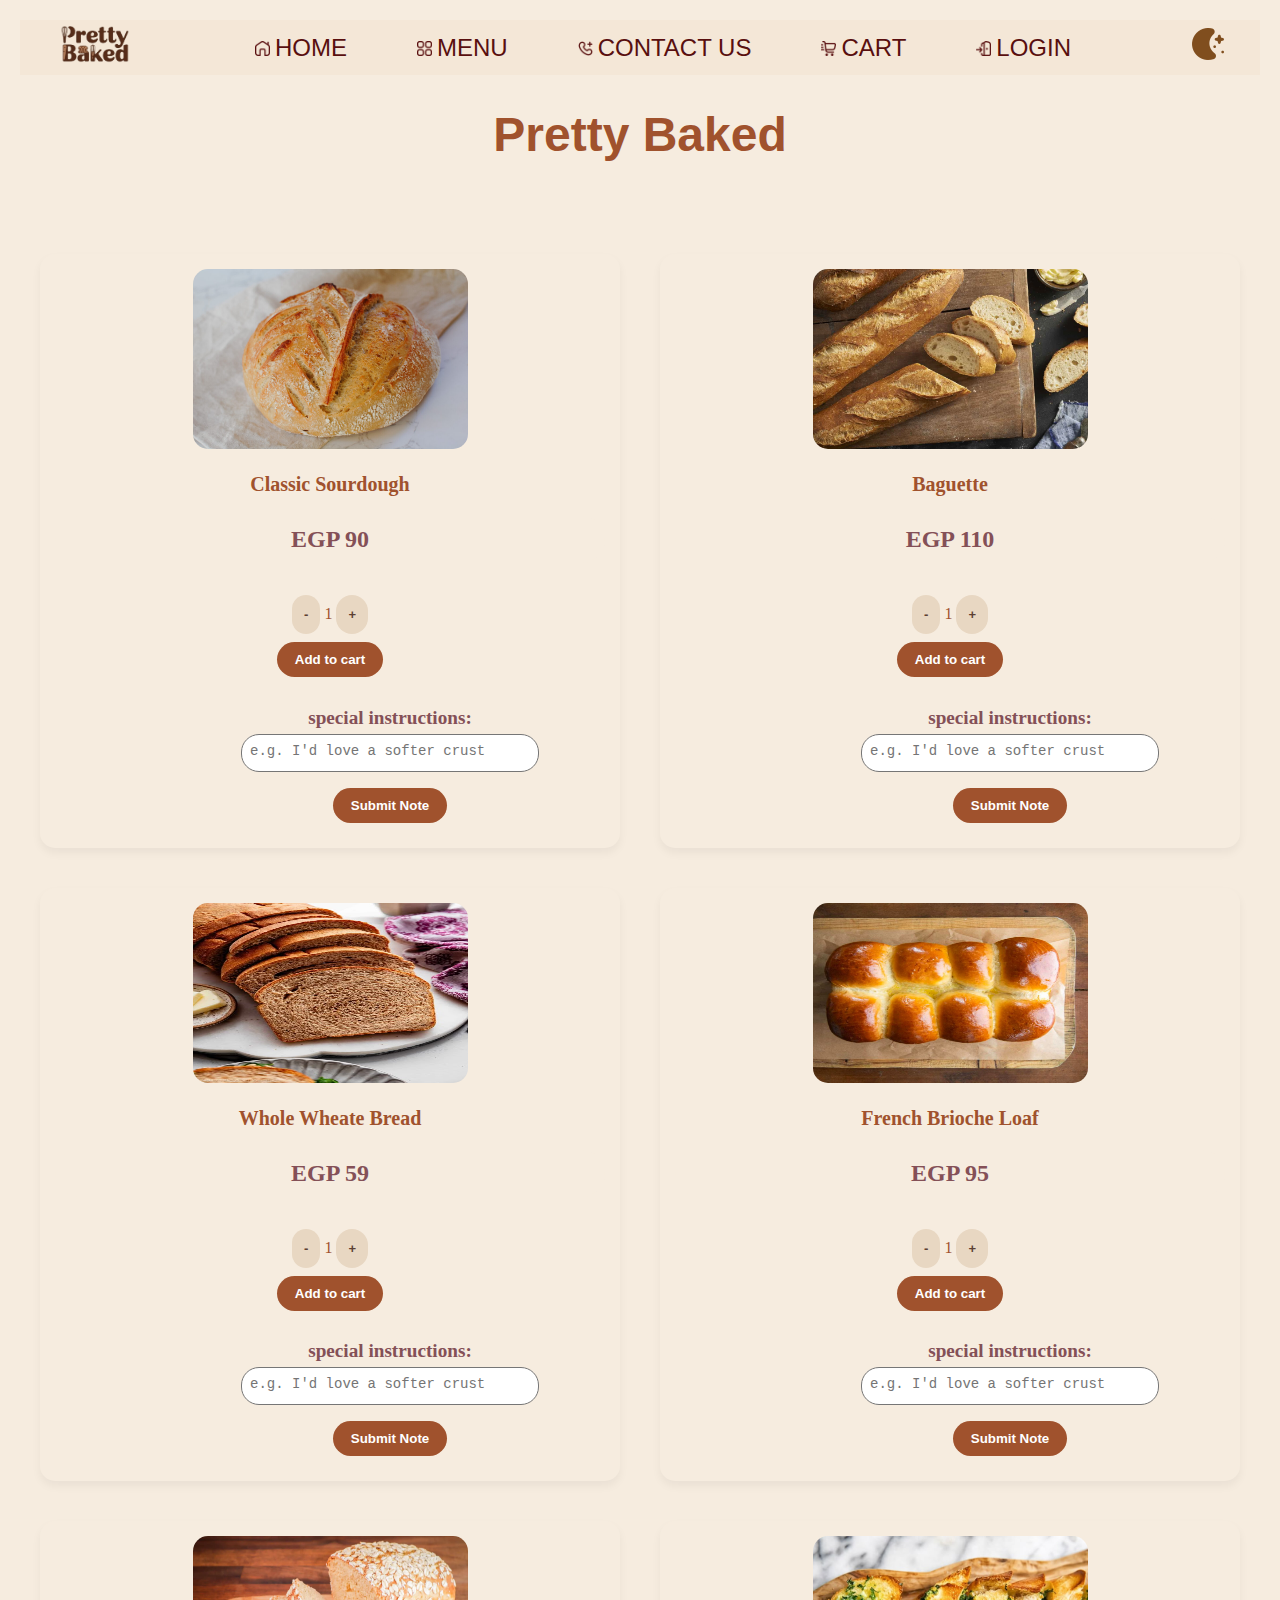
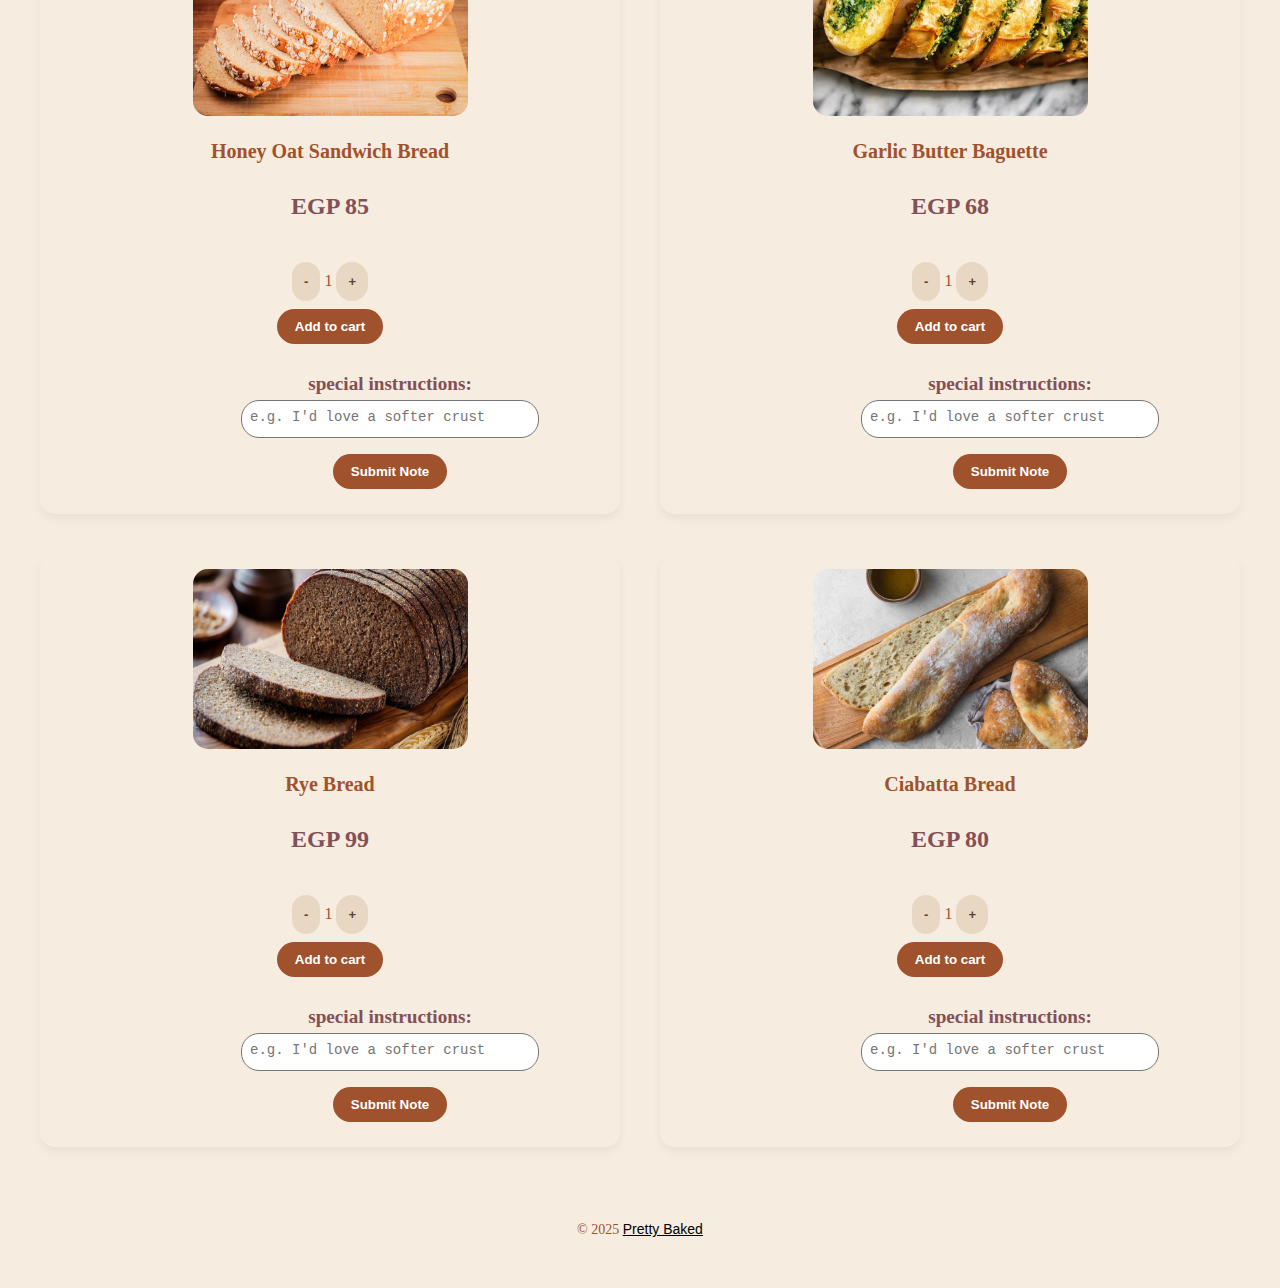
<file: bread.html>
<!DOCTYPE html>
<html lang="en">
<head>
  <meta charset="UTF-8">
  <meta name="viewport" content="width=device-width, initial-scale=1.0">
  <title>Bread</title>
    <link rel="stylesheet" href="breadd.css">
</head>
<body>
   <header>
            <nav class="navbar">
                <div class="logo">
                    <img src="logono.png" alt="">
                </div>
                <ul class="link">
                    <li><img src="house-chimney.png" id="iconhouse"><a href="index.html">HOME</a></li>
                    <li><img src="apps.png" id="iconmenu"><a href="#">menu</a></li>
                    <li> <img src="phone-plus.png" alt="" id="icophone"><a href="#">contact us</a></li>
                    <li><img src="cart-shopping-fast.png" id="iconcart"><a href="cart.html">cart</a></li>
                    <li><img src="entrance.png" alt="" id="iconlog"><a href="login.html">login</a></li>
    
                </ul>
                <button id="theme" class="theme"><img src="moon-stars.png" alt=""></button>
    
            </nav>
     <div class="page-header">
      <a id="header1" href="index.html"><h1>Pretty Baked</h1></a>
    </div>
  </header>
   
  <div class="products">
    <div class="product-card">
      <img src="classic sourdough.jpeg" class="img" alt="Classic Sourdough">
      <h3>Classic Sourdough</h3>
      <p class="price"> EGP 90</p> 
      <div class="c"> 
        <button onclick="changeQty(this, -1)">-</button>
        <span class="d">1</span>
        <button onclick="changeQty(this, 1)">+</button>
      </div>
      <button onclick="addToCart(this, 'Classic Sourdough',90)" class="add">Add to cart</button>   
      <form onsubmit="return validateNote()">
        <p>special instructions:</p>
        <textarea id="note" placeholder="e.g. I'd love a softer crust" maxlength="120" rows="4" cols="30"></textarea> 
        <button type="submit">Submit Note</button>
      </form>
    </div>

    <div class="product-card">
      <img src="baguette.webp" alt="">
      <h3>Baguette</h3>
      <p class="price">EGP 110</p> 
      <div class="c"> 
        <button onclick="changeQty(this, -1)">-</button>
        <span class="d">1</span>
        <button onclick="changeQty(this, 1)">+</button>
      </div>
      <button onclick="addToCart(this, 'Baguette',110)" class="add">Add to cart</button>   
      <form onsubmit="return validateNote()">
        <p>special instructions:</p>
        <textarea id="note" placeholder="e.g. I'd love a softer crust" maxlength="120" rows="4" cols="30"></textarea> 
        <button type="submit">Submit Note</button>
      </form>
    </div>

    <div class="product-card">
      <img src="whole wheate 111.jpg" alt="Whole Wheate Bread">
      <h3>Whole Wheate Bread</h3>
      <p class="price">EGP 59</p>
      <div class="c"> 
        <button onclick="changeQty(this, -1)">-</button>
        <span class="d">1</span>
        <button onclick="changeQty(this, 1)">+</button>
      </div>
      <button onclick="addToCart(this, 'Whole Wheate Bread',59)" class="add">Add to cart</button>   
      <form onsubmit="return validateNote()">
        <p>special instructions:</p>
        <textarea id="note" placeholder="e.g. I'd love a softer crust" maxlength="120" rows="4" cols="30"></textarea> 
        <button type="submit">Submit Note</button>
      </form>
    </div>

    <div class="product-card">
      <img src="French Brioche Loaf 111.jpg" alt="French Brioche Loaf">
      <h3>French Brioche Loaf</h3>
      <p class="price">EGP 95</p>
      <div class="c"> 
        <button onclick="changeQty(this, -1)">-</button>
        <span class="d">1</span>
        <button onclick="changeQty(this, 1)">+</button>
      </div>
      <button onclick="addToCart(this, 'French Loaf',95)" class="add">Add to cart</button>   
      <form onsubmit="return validateNote()">
        <p>special instructions:</p>
        <textarea id="note" placeholder="e.g. I'd love a softer crust" maxlength="120" rows="4" cols="30"></textarea> 
        <button type="submit">Submit Note</button>
      </form>
    </div>

    <div class="product-card">
      <img src="honey oat bread sandwiches 112.webp" alt="Honey Oat Sandwich Bread">
      <h3>Honey Oat Sandwich Bread</h3>
      <p class="price">EGP 85</p>
      <div class="c"> 
        <button onclick="changeQty(this, -1)">-</button>
        <span class="d">1</span>
        <button onclick="changeQty(this, 1)">+</button>
      </div>
      <button onclick="addToCart(this, 'Honey Oat Sandwich Bread',85)" class="add">Add to cart</button>   
      <form onsubmit="return validateNote()">
        <p>special instructions:</p>
        <textarea id="note" placeholder="e.g. I'd love a softer crust" maxlength="120" rows="4" cols="30"></textarea> 
        <button type="submit">Submit Note</button>
      </form>
    </div>

    <div class="product-card">
      <img src="Garlic Butter Baguette 111.jpg" alt="Garlic Butter Baguette">
      <h3>Garlic Butter Baguette</h3>
      <p class="price">EGP 68</p>
      <div class="c"> 
        <button onclick="changeQty(this, -1)">-</button>
        <span class="d">1</span>
        <button onclick="changeQty(this, 1)">+</button>
      </div>
      <button onclick="addToCart(this, 'Garlic Butter Baguette',68)" class="add">Add to cart</button>   
      <form onsubmit="return validateNote()">
        <p>special instructions:</p>
        <textarea id="note" placeholder="e.g. I'd love a softer crust" maxlength="120" rows="4" cols="30"></textarea> 
        <button type="submit">Submit Note</button>
      </form>
    </div>

    <div class="product-card">
      <img src="Rye Bread.jpg" alt="Rye Bread">
      <h3>Rye Bread</h3>
      <p class="price">EGP 99</p>
      <div class="c"> 
        <button onclick="changeQty(this, -1)">-</button>
        <span class="d">1</span>
        <button onclick="changeQty(this, 1)">+</button>
      </div>
      <button onclick="addToCart(this, 'Rye Bread',99)" class="add">Add to cart</button>   
       <form onsubmit="return validateNote()">
        <p>special instructions:</p>
        <textarea id="note" placeholder="e.g. I'd love a softer crust" maxlength="120" rows="4" cols="30"></textarea> 
        <button type="submit">Submit Note</button>
      </form>
    </div>

    <div class="product-card">
      <img src="ciabatta bread.jpg" alt="Ciabatta Bread">
      <h3>Ciabatta Bread</h3>
      <p class="price">EGP 80</p>
      <div class="c"> 
        <button onclick="changeQty(this, -1)">-</button>
        <span class="d">1</span>
        <button onclick="changeQty(this, 1)">+</button>
      </div>
      <button onclick="addToCart(this, 'Ciabatta Bread',80)" class="add">Add to cart</button>
      <form onsubmit="return validateNote()">
        <p>special instructions:</p>
        <textarea id="note" placeholder="e.g. I'd love a softer crust" maxlength="120" rows="4" cols="30"></textarea> 
        <button type="submit">Submit Note</button>
      </form>
    </div>
  </div>
    <footer>
      <p>© 2025 <a href="index.html">Pretty Baked</a></p>
    </footer>

  <script>
    function validateNote() {
      const note = document.getElementById("note")//edited;
      if (!note) {
        alert("Please fill out note.");
        return false;
      }
      else{
        alert("Thank you, we will take this in consideration .")
      }
    }
  </script> 

    <script>
      document.querySelectorAll('.add').forEach(btn => {
        btn.addEventListener(
          'click', () =>
        {
          btn.textContent = 'Added ✅';
          btn.disabled= true;       
        });
      });
    </script>
    <script src="cart.js"></script>
    <script>
    function changeQty(button, amount) {
  const counter = button.parentElement.querySelector("span");
  let value = parseInt(counter.innerText);
  value = Math.max(1, value + amount);
  counter.innerText = value;
}
  </script> 
</body>
</html>
</file>
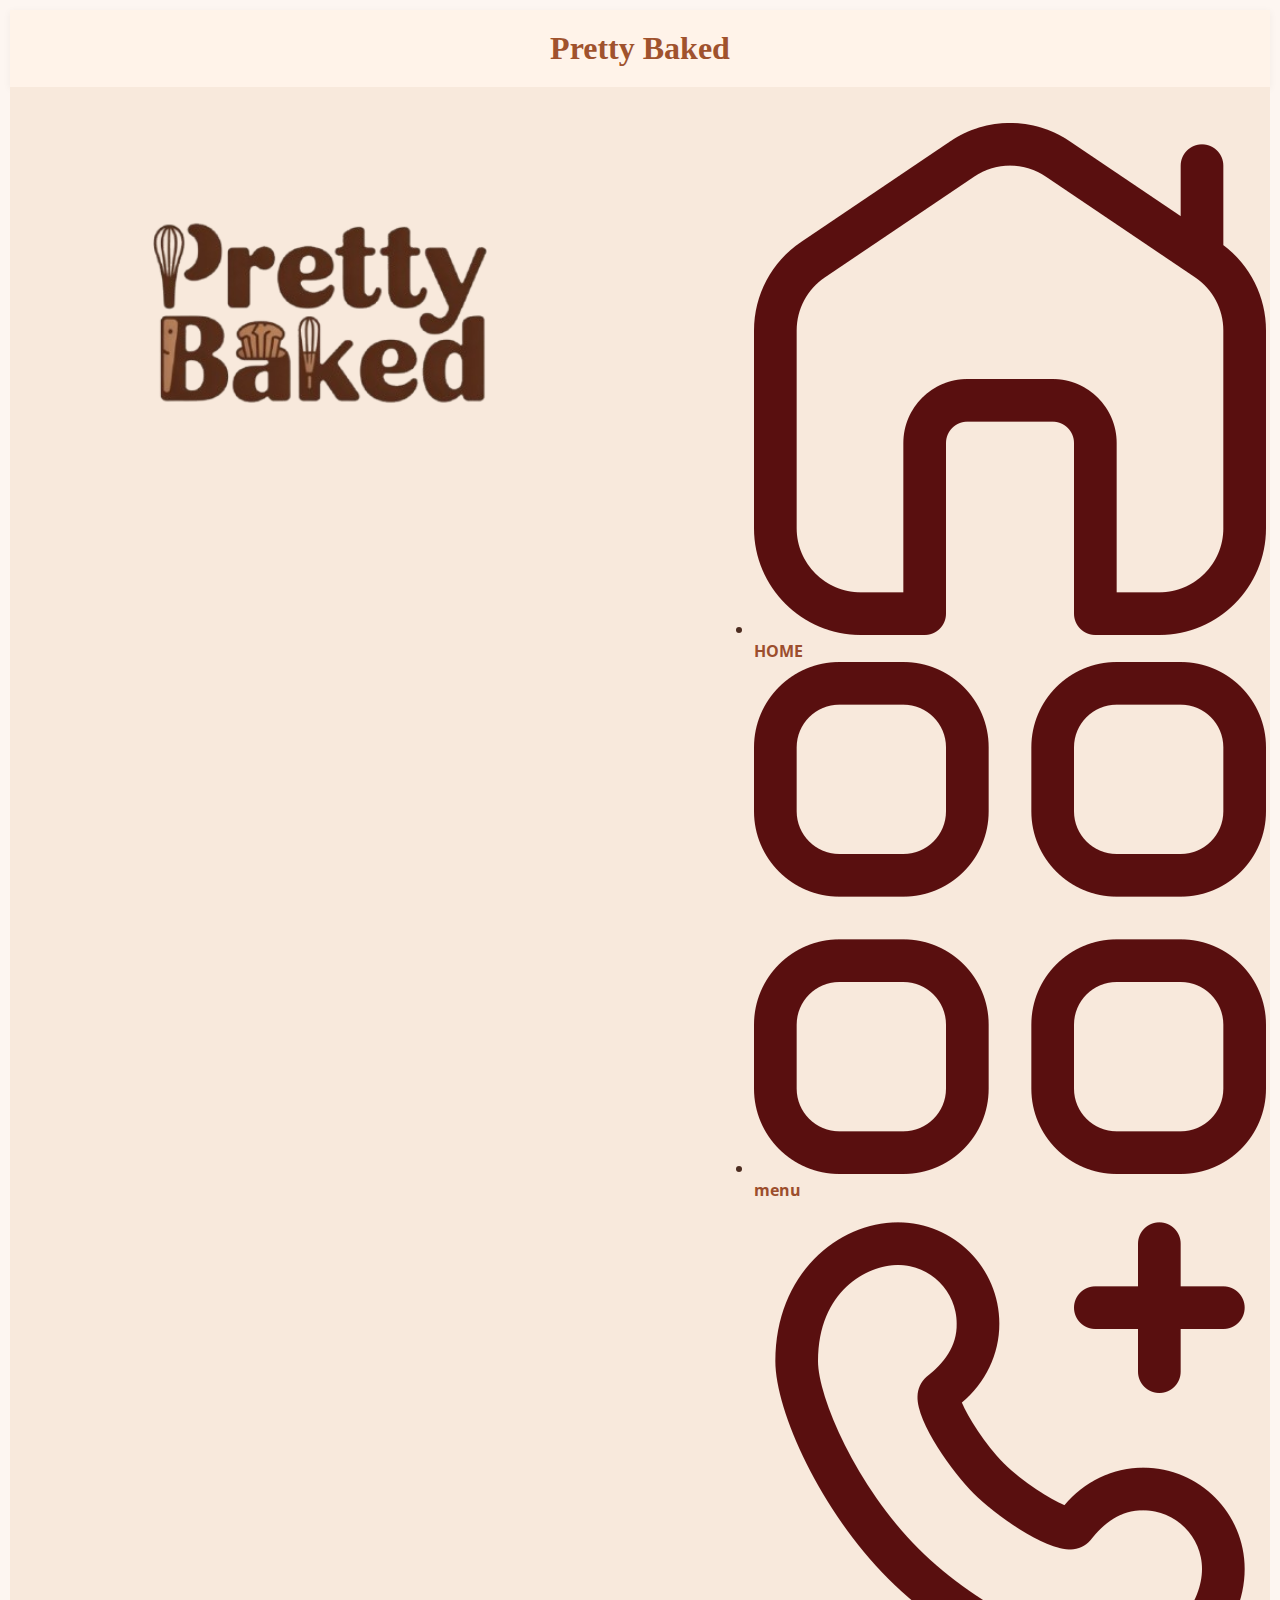
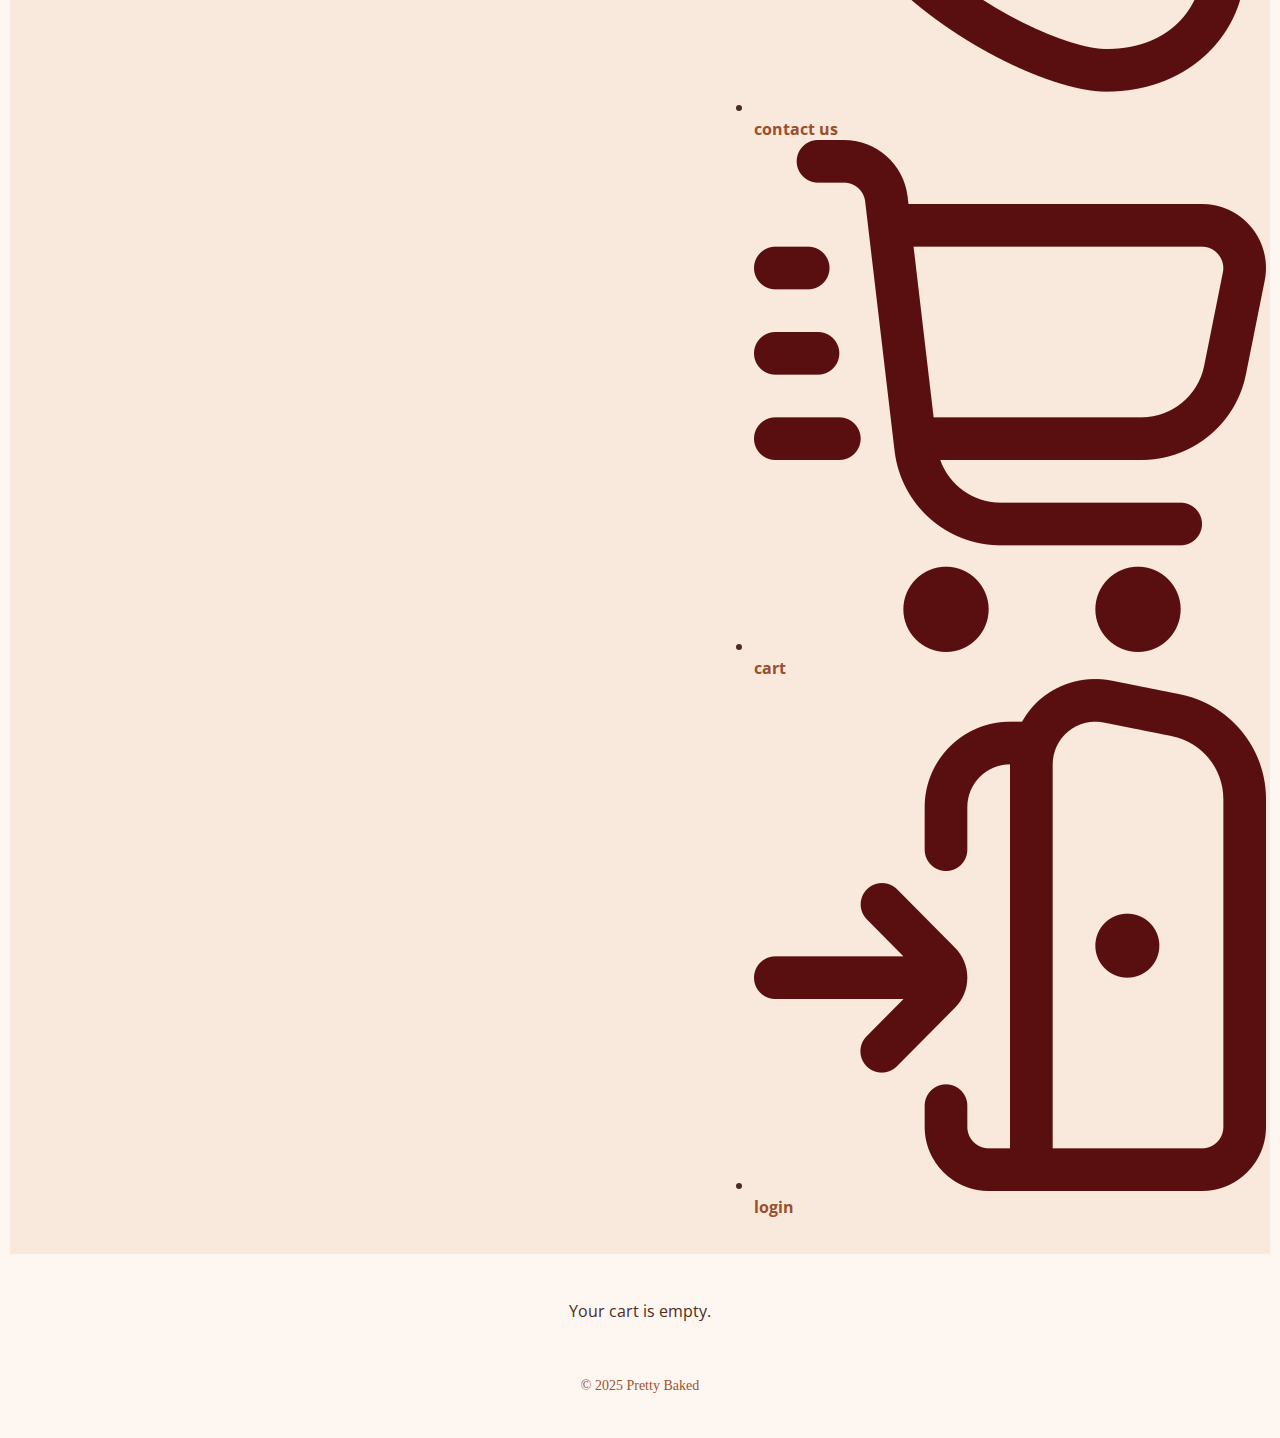
<file: cart.html>
<!DOCTYPE html>
<html lang="en">
<head>
<meta charset="UTF-8">
<title>Pretty Baked - Cart</title>
<link rel="stylesheet" href="cart.css">
<link href="https://fonts.googleapis.com/css2?family=Pacifico&family=Open+Sans&display=swap" rel="stylesheet">
</head>
<body>

<header><h1><a href="index.html">Pretty Baked</h1></header>
<nav class="navbar">
    <div class="logo">
        <img src="logono.png" alt="">
    </div>
    <ul class="link">
        <li><img src="house-chimney.png" id="iconhouse"><a href="index.html">HOME</a></li>
        <li><img src="apps.png" id="iconmenu"><a href="#">menu</a></li>
        <li> <img src="phone-plus.png" alt="" id="icophone"><a href="#">contact us</a></li>
        <li><img src="cart-shopping-fast.png" id="iconcart"><a href="cart.html">cart</a></li>
        <li><img src="entrance.png" alt="" id="iconlog"><a href="login.html">login</a></li>

    </ul>
    <button id="theme" class="theme"><img src="moon-stars.png" alt=""></button>

</nav>


<section class="cart-container" id="cart"></section>

<script src="cart.js"></script>
<script>
  function renderCart() {
    const cartItems = JSON.parse(localStorage.getItem("cart")) || [];
    const container = document.getElementById("cart");
    container.innerHTML = "";
    let subtotal = 0;
    const shipping = 40;

    if (cartItems.length === 0) {
      container.innerHTML = "<p>Your cart is empty.</p>";
      return;
    }

    cartItems.forEach((item, index) => {
      subtotal += item.price * item.quantity;
      const itemDiv = document.createElement("div");
      itemDiv.className = "cart-item";
      itemDiv.innerHTML = `
        <h3>${item.name}</h3>
        <p>Price: ${item.price.toFixed(2)} EGP</p>
        <p>
          Quantity:
          <button onclick="updateQuantity(${index}, -1)">-</button>
          ${item.quantity}
          <button onclick="updateQuantity(${index}, 1)">+</button>
        </p> 
        <p>Total: ${(item.price * item.quantity).toFixed(2)} EGP</p>
      `;
      container.appendChild(itemDiv);
    });

    const totals = document.createElement("div");
    totals.innerHTML = `
      <hr>
      <p><strong>Subtotal:</strong> ${subtotal.toFixed(2)} EGP</p>
      <p><strong>Shipping:</strong> ${shipping.toFixed(2)} EGP</p>
      <h3>Total: ${(subtotal + shipping).toFixed(2)} EGP</h3>
      <button onclick="checkout()">Checkout</button>
      <button onclick="clearCartAndReload()">Clear Cart</button>
    `;
    container.appendChild(totals);
  }

  function updateQuantity(index, change) {
    let cart = JSON.parse(localStorage.getItem("cart")) || [];
    cart[index].quantity += change;
    if (cart[index].quantity <= 0) {
      cart.splice(index, 1);
    }
    localStorage.setItem("cart", JSON.stringify(cart));
    renderCart();
  }

  function clearCartAndReload() {
    localStorage.removeItem("cart");
    renderCart();
  }

  function checkout() {
    alert("Thank you for your purchase!  Your order is being processed.");
    clearCartAndReload(); 
  }

  renderCart();
</script>
<footer>
  <p>© 2025 <a href="index.html">Pretty Baked</a></p>
</footer>
</body>
</html>
</file>
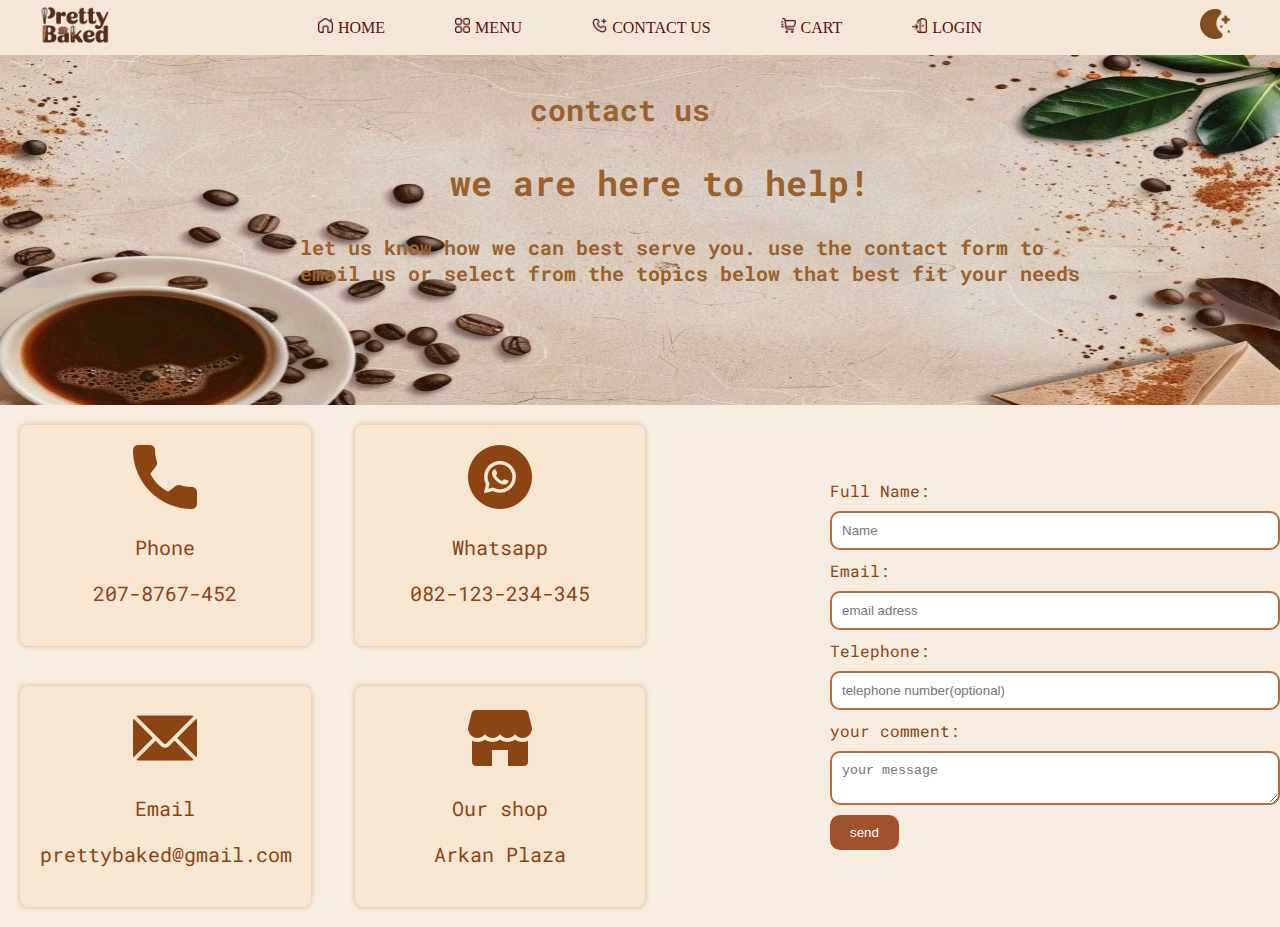
<file: contact.html>
<!DOCTYPE html>
<html lang="en">
<head>
    <meta charset="UTF-8">
    <script src="theme.js"></script>
    
    <link rel="stylesheet" href="contact.css">
    <link rel="preconnect" href="https://fonts.googleapis.com">
    <link rel="preconnect" href="https://fonts.gstatic.com" crossorigin>
    <link
        href="https://fonts.googleapis.com/css2?family=Cairo:wght@200..1000&family=Jomhuria&family=Open+Sans:ital,wght@0,300..800;1,300..800&family=Roboto+Mono:ital,wght@0,100..700;1,100..700&display=swap"
        rel="stylesheet">

    <title>contact us</title>
</head>
<body>

    
    <header>
        <nav class="navbar">
            <div class="logo">
                <img src="logono.png" alt="">
            </div>
            <ul class="link">
                <li><img src="house-chimney.png" id="iconhouse"><a href="index.html">HOME</a></li>
                <li><img src="apps.png" id="iconmenu"><a href="#">menu</a></li>
                <li> <img src="phone-plus.png" alt="" id="icophone"><a href="#">contact us</a></li>
                <li><img src="cart-shopping-fast.png" id="iconcart"><a href="cart.html">cart</a></li>
                <li><img src="entrance.png" alt="" id="iconlog"><a href="login.html">login</a></li>

            </ul>
            <button id="theme" class="theme"><img src="moon-stars.png" alt=""></button>

        </nav>
    </header>



    
    <div class="photo">
        <img src="test 1.jpg" alt="we are here to help!" class="photo">
        <div class="text">
            <h3>contact us</h3>
            <h2>we are here to help!</h2>
            <h4>let us know how we can best serve you. use the contact form to<br> email us or select from the topics below that best fit your needs</h4>
         </div>
    </div>
    <div class="all">
    

        <div class="box">
            <div class="call">
                <img class="call1" src="call.jpg" alt="call">
                <p>Phone</p>
                <p>207-8767-452</p>
            
            </div>
            <div class="whatsapp">
                <img class="whats" src="whatsapp.jpg" alt="whatsapp">
                <p>Whatsapp</p>
                <p>082-123-234-345</p>
            </div>
            <div class="email">
                <img class="email1" src="email.jpg" alt="email">
                <p>Email</p>
                <p>prettybaked@gmail.com</p>
            
            </div>
            <div class="shop">
                <img class="shop1" src="store.jpg" alt="our shop">
                <p>Our shop</p>
                <p>Arkan Plaza </p> 
            </div>
            </div>



    <div class="form">
    <form target="_blank" >
        <label for="name">Full Name:</label>
        <input type="text" id="name"   placeholder="Name" required>
        <label for="email">Email:</label>
        <input type="email" id="email"   placeholder="email adress" required>
        <label for="telepone">Telephone:</label>
        <input type="number"  id="telephone"  placeholder="telephone number(optional)">
        <label for="message">your comment:</label>
        <textarea placeholder="your message" id="message" required></textarea>
        <button type="submit" id="button"> send </button>

    </form>
    
</div>

</div>

<script src="contactus.js"></script>

</body>
</html>
</file>
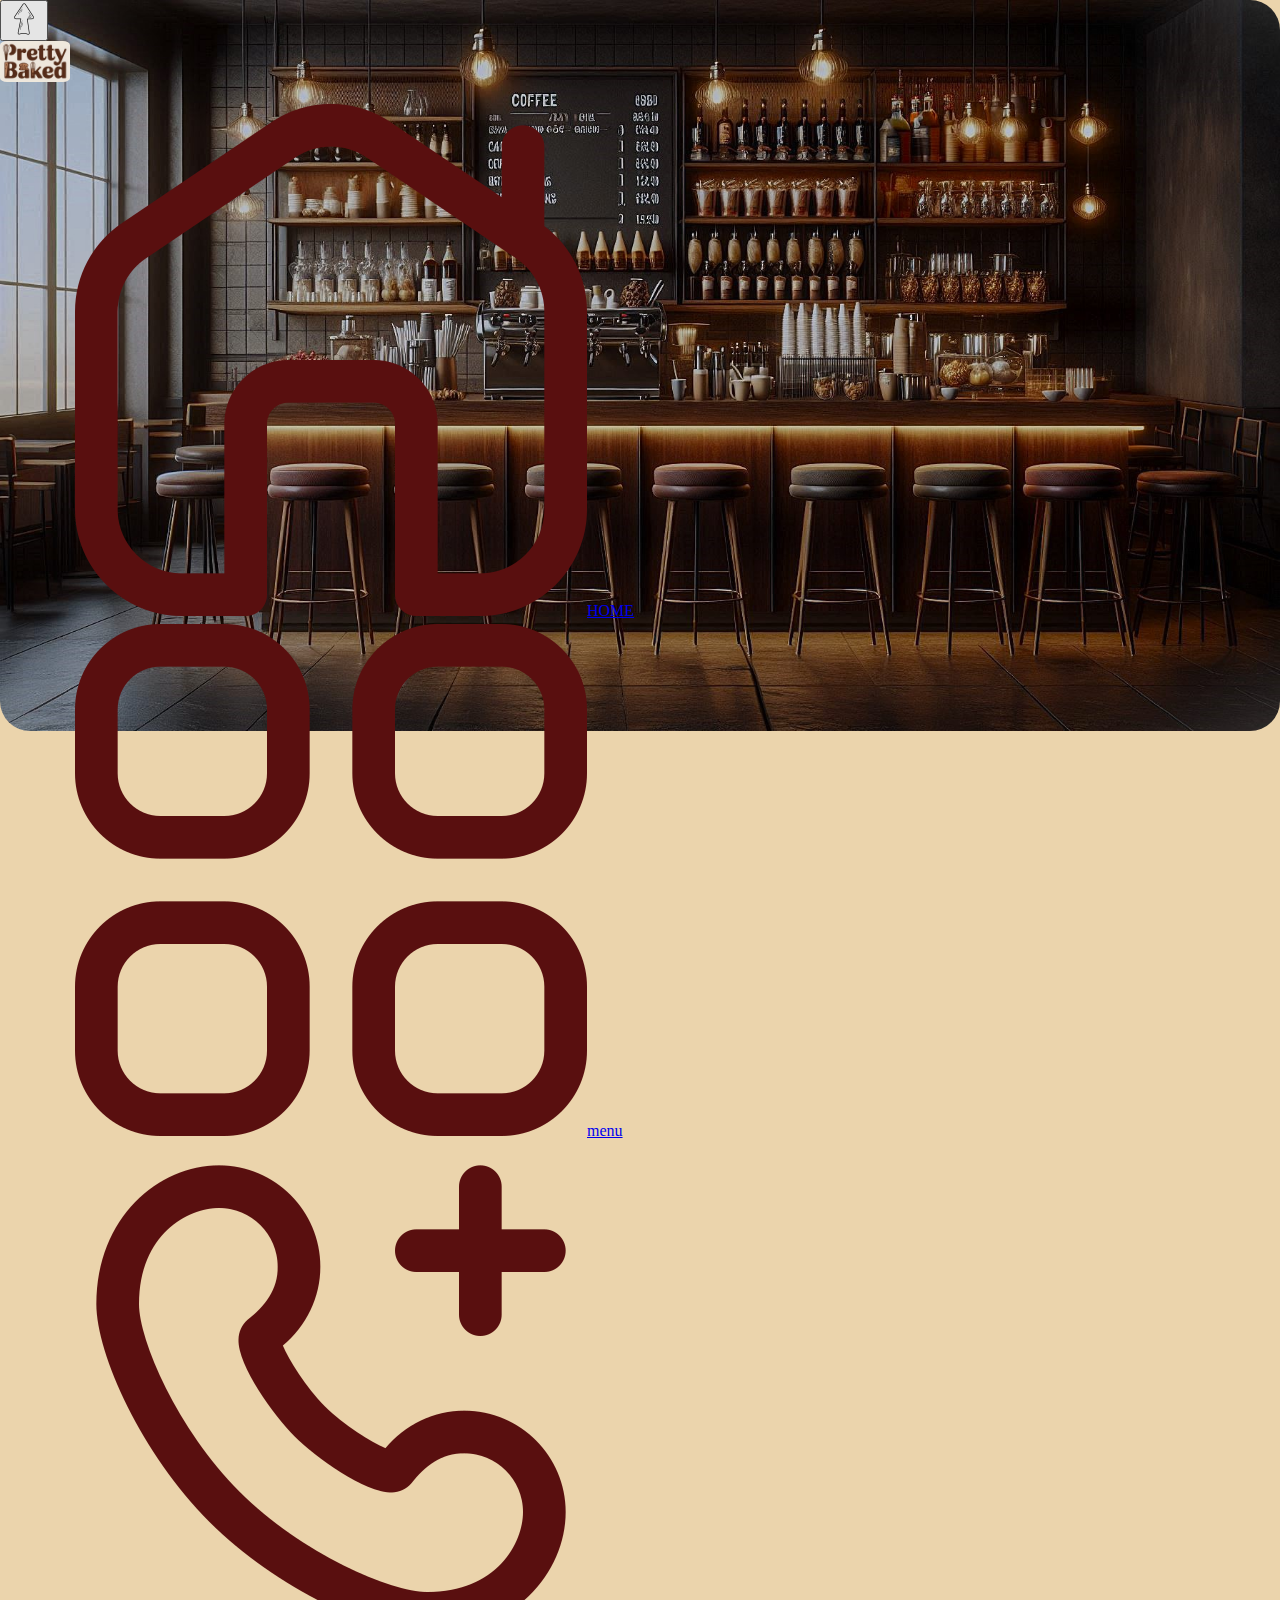
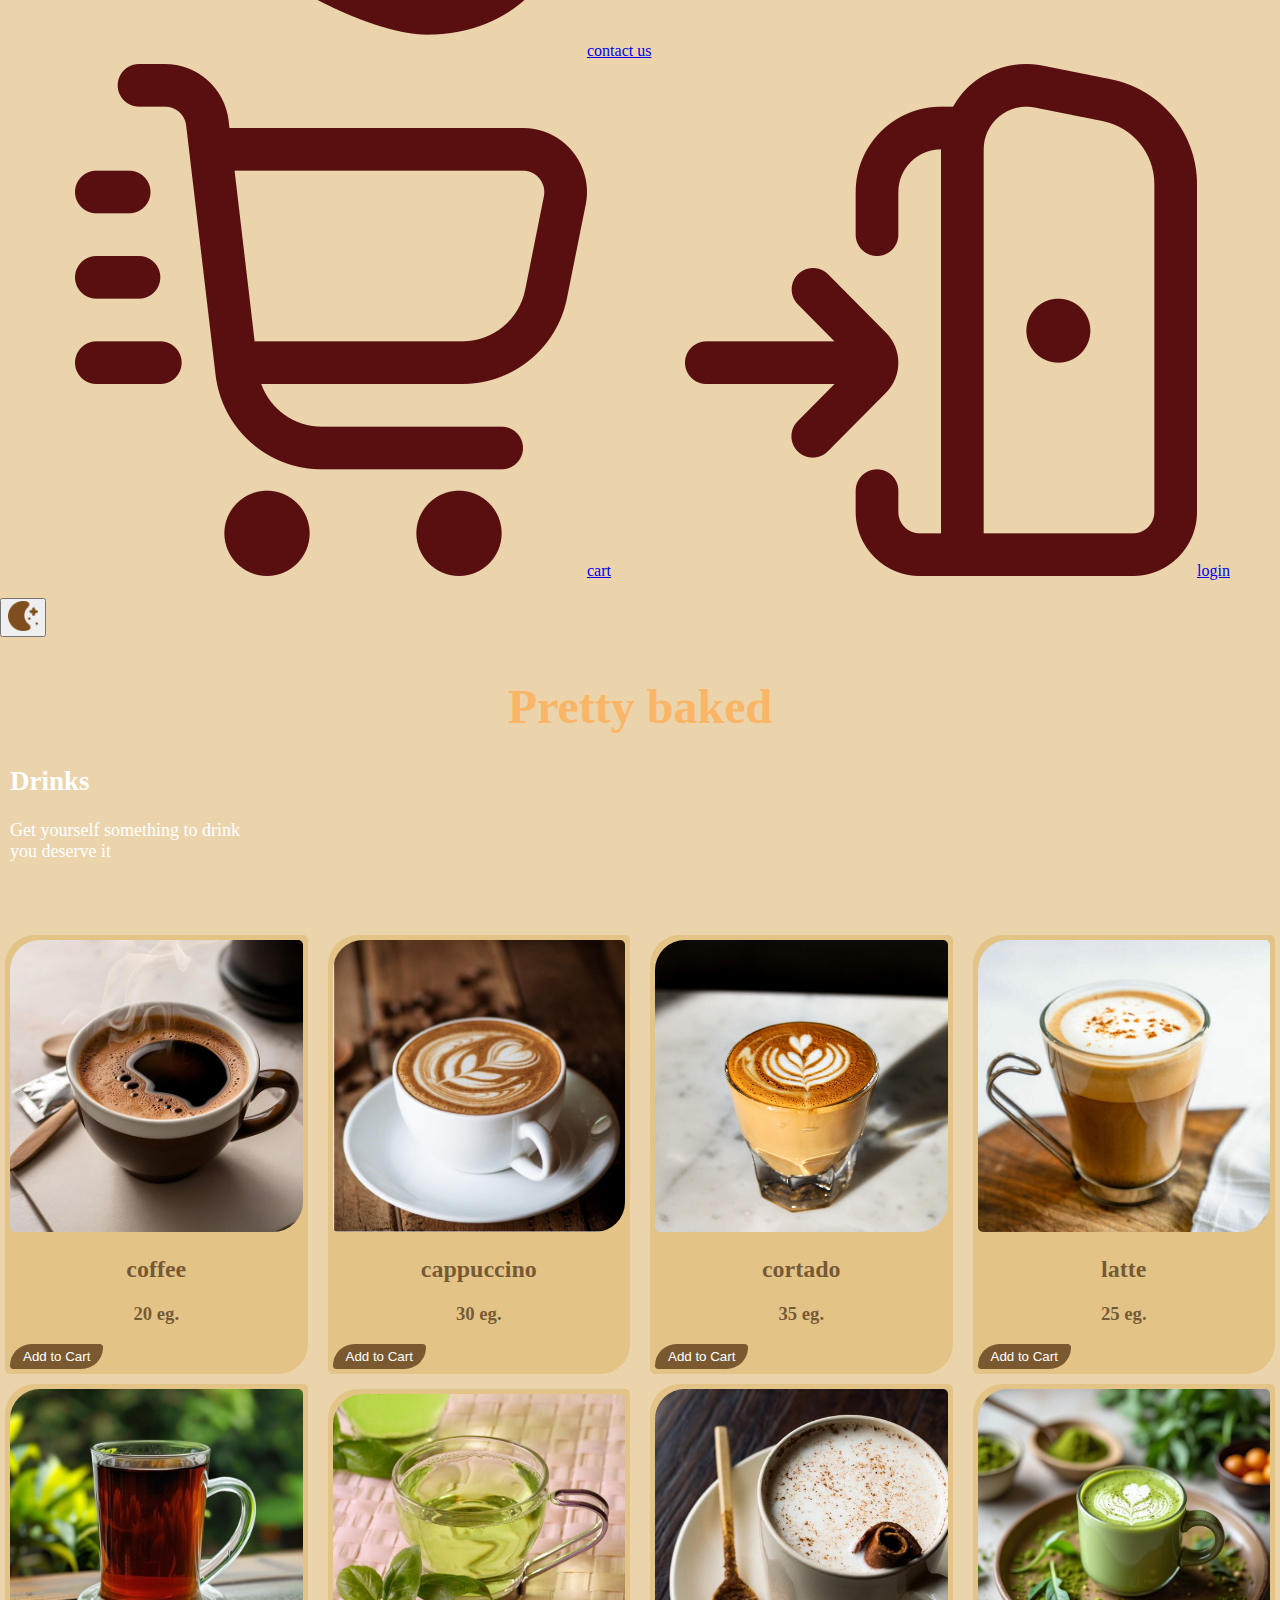
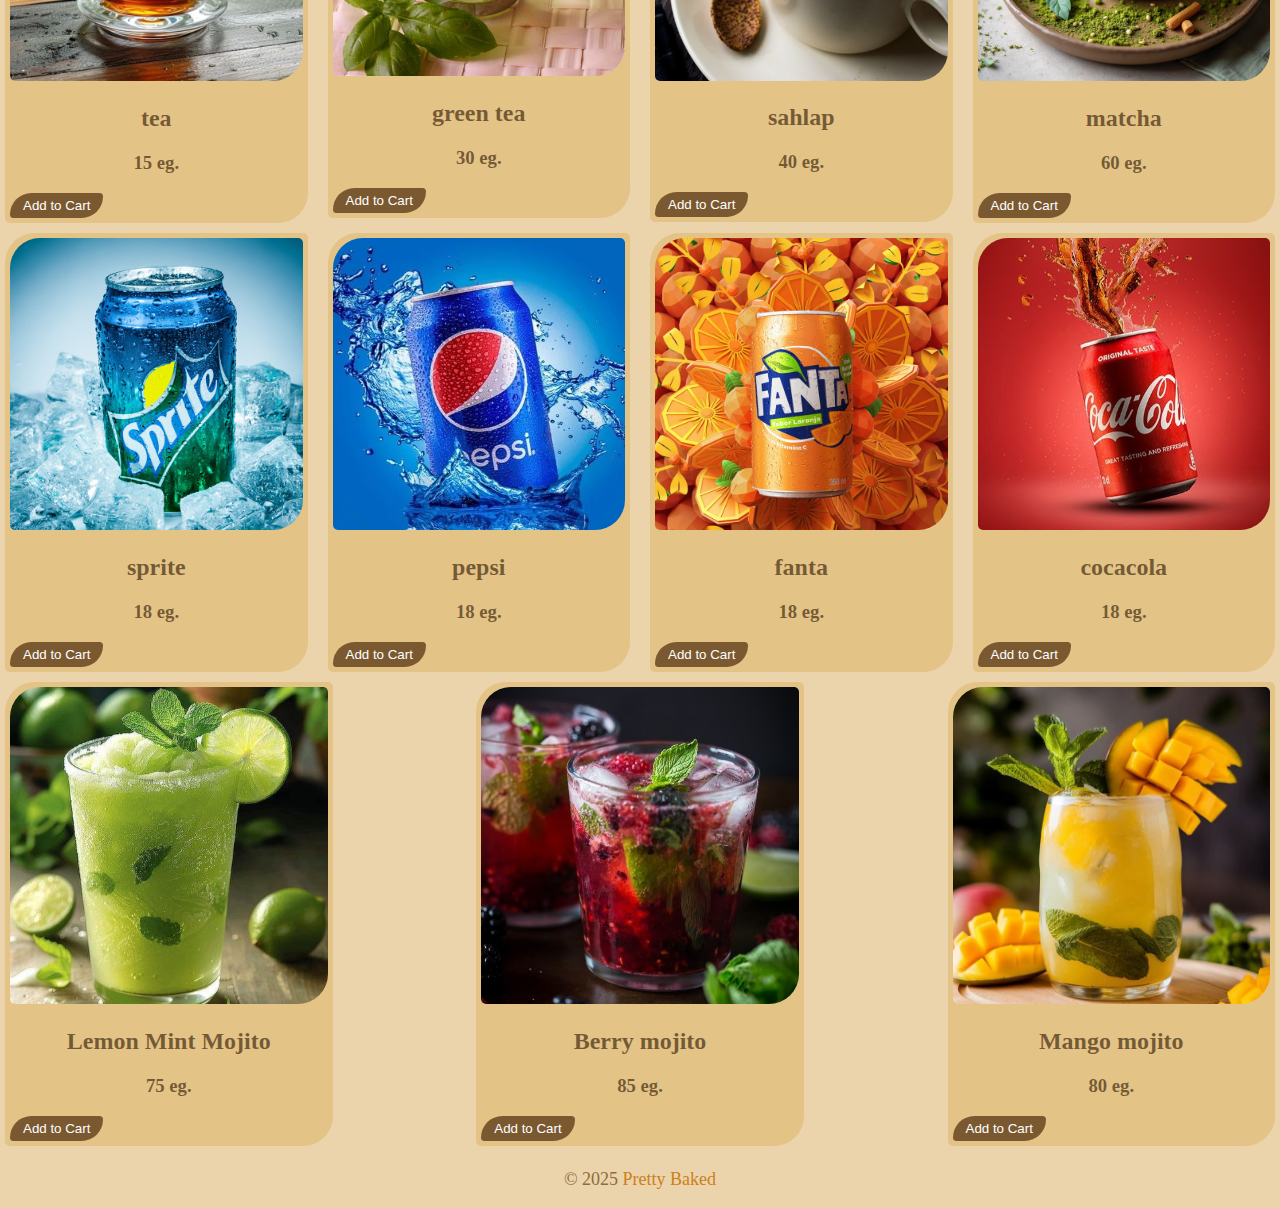
<file: drinks.html>
<!DOCTYPE html>
<html>
  <head>
    <meta charset="UTF-8" />
    <meta name="viewport" content="width=device-width, initial-scale=1.0" />
    <title>Drinks</title>
    <link rel="stylesheet" href="drinks.css" />
    <script src="theme.js"></script>
  </head>
  <body id="bod">
    <button onclick="scrollToTop()" id="scroller">
      <img src="arrow-up.png" alt="">
    </button>
    <div id="head" class="navbar">
      <img class="logo" id="logo" src="logo.jpg" alt="logo" />
      <div>
        <ul class="link">
          <li>
            <a href="index.html"
              ><img src="house-chimney.png" id="iconhouse" class="upperbtn"  />HOME</a
            >
          </li>
          <li>
            <a href="menu.html"><img src="apps.png" id="iconmenu" class="upperbtn"  />menu</a>
          </li>
          <li>
            <a href="contact.html">
              <img src="phone-plus.png" id="iconphone" class="upperbtn"  />contact us</a
            >
          </li>
          <li>
            <a href="cart.html"
              ><img src="cart-shopping-fast.png" id="iconcart" class="upperbtn"  />cart</a
            >
          </li>
          <li>
            <a href="login.html"
              ><img src="entrance.png" id="iconlog" class="upperbtn" />login</a
            >
          </li>
        </ul>
      </div>
      <button id="theme" class="theme">
        <img src="moon-stars.png" alt="" />
      </button>
    </div>
    <div class="imgwrapper">
      <img class="imgCover" src="cover.jpg" />
    </div>
    <div class="titlebody">
      <h1><a class="title" href="index.html">Pretty baked</a></h1>
    </div>
    <div class="cover">
      <h2>Drinks</h2>
      <p>Get yourself something to drink <br />you deserve it</p>
    </div>
    <div class="row">
      <div id="cardd" class="card">
        <img src="coffee.jpg" alt="coffee" />
        <h2>coffee</h2>
        <h3>20 eg.</h3>
        <button id="added" class="adding" onclick="addToCart('coffee', 20)">
          Add to Cart
        </button>
      </div>
      <div id="cardd" class="card">
        <img src="cappuccino.jpg" alt="cappuccino" />
        <h2>cappuccino</h2>
        <h3>30 eg.</h3>
        <button id="added" class="adding" onclick="addToCart('cappuccino',30)">
          Add to Cart
        </button>
      </div>
      <div id="cardd" class="card">
        <img src="cortado.jpg" alt="cortado" />
        <h2>cortado</h2>
        <h3>35 eg.</h3>
        <button id="added" class="adding" onclick="addToCart('cortado',35)">
          Add to Cart
        </button>
      </div>
      <div id="cardd" class="card">
        <img src="latte.jpg" alt="latte" />
        <h2>latte</h2>
        <h3>25 eg.</h3>
        <button id="added" class="adding" onclick="addToCart('latte',25)">
          Add to Cart
        </button>
      </div>
    </div>
    <div class="row">
      <div id="cardd" class="card">
        <img src="tea.jpg" alt="tea" />
        <h2>tea</h2>
        <h3>15 eg.</h3>
        <button id="added" class="adding" onclick="addToCart('tea', 15)">
          Add to Cart
        </button>
      </div>
      <div id="cardd" class="card">
        <img src="green tea.jpg" alt="green tea" />
        <h2>green tea</h2>
        <h3>30 eg.</h3>
        <button id="added" class="adding" onclick="addToCart('green tea',30)">
          Add to Cart
        </button>
      </div>
      <div id="cardd" class="card">
        <img src="sahlap.jpg" alt="sahlap" />
        <h2>sahlap</h2>
        <h3>40 eg.</h3>
        <button id="added" class="adding" onclick="addToCart('sahlap',40)">
          Add to Cart
        </button>
      </div>
      <div id="cardd" class="card">
        <img src="matcha.jpg" alt="matcha" />
        <h2>matcha</h2>
        <h3>60 eg.</h3>
        <button id="added" class="adding" onclick="addToCart('matcha',60)">
          Add to Cart
        </button>
      </div>
    </div>
    <div class="row">
      <div id="cardd" class="card">
        <img src="sprite.jpg" alt="sprite" />
        <h2>sprite</h2>
        <h3>18 eg.</h3>
        <button id="added" class="adding" onclick="addToCart('sprite',18)">
          Add to Cart
        </button>
      </div>
      <div id="cardd" class="card">
        <img src="pepsi.jpg" alt="pepsi" />
        <h2>pepsi</h2>
        <h3>18 eg.</h3>
        <button id="added" class="adding" onclick="addToCart('pepsi',18)">
          Add to Cart
        </button>
      </div>
      <div id="cardd" class="card">
        <img src="fanta.jpg" alt="fanta" />
        <h2>fanta</h2>
        <h3>18 eg.</h3>
        <button id="added" class="adding" onclick="addToCart('fanta',18)">
          Add to Cart
        </button>
      </div>
      <div id="cardd" class="card">
        <img src="cocacola.jpg" alt="cocacola" />
        <h2>cocacola</h2>
        <h3>18 eg.</h3>
        <button id="added" class="adding" onclick="addToCart('cocacola', 18)">
          Add to Cart
        </button>
      </div>
    </div>
    <div class="row">
      <div id="cardd" class="card">
        <img src="Lemon mint mojito.jpg" alt="Lemon" />
        <h2>Lemon Mint Mojito</h2>
        <h3>75 eg.</h3>
        <button
          id="added"
          class="adding"
          onclick="addToCart('Lemon Mint Mojito', 75)"
        >
          Add to Cart
        </button>
      </div>
      <div id="cardd" class="card">
        <img src="berry mojito.jpg" alt="berry" />
        <h2>Berry mojito</h2>
        <h3>85 eg.</h3>
        <button
          id="added"
          class="adding"
          onclick="addToCart('Berry mojito', 85)"
        >
          Add to Cart
        </button>
      </div>
      <div id="cardd" class="card">
        <img src="mango mojito.jpg" alt="mango" />
        <h2>Mango mojito</h2>
        <h3>80 eg.</h3>
        <button
          id="added"
          class="adding"
          onclick="addToCart('Mango mojito', 80)"
        >
          Add to Cart
        </button>
      </div>
    </div>
    <div id="parties" class="end">
      <footer>
        <p>© 2025 <a href="index.html">Pretty Baked</a></p>
      </footer>
    </div>
    <script>
      loadTheme();
      const themebutton = document.getElementById("theme");
      themebutton.addEventListener("click", theme);
    </script>
    <script>
      const btn = document.querySelectorAll(".adding");
      btn.forEach(function (button) {
        button.onclick = function () {
          alert("Drink added to cart!");
        };
      });
    </script>
    <script>
      window.onscroll = function () {
        const btn = document.getElementById("scroller");
        if (document.documentElement.scrollTop > 50) {
          btn.style.display = "block";
        } else {
          btn.style.display = "none";
        }
      };
      function scrollToTop() {
        window.scrollTo({
          top: 0,
          behavior: "smooth"
        });
      }
    </script>
    <script src="cart.js"></script>
  </body>
</html>
</file>
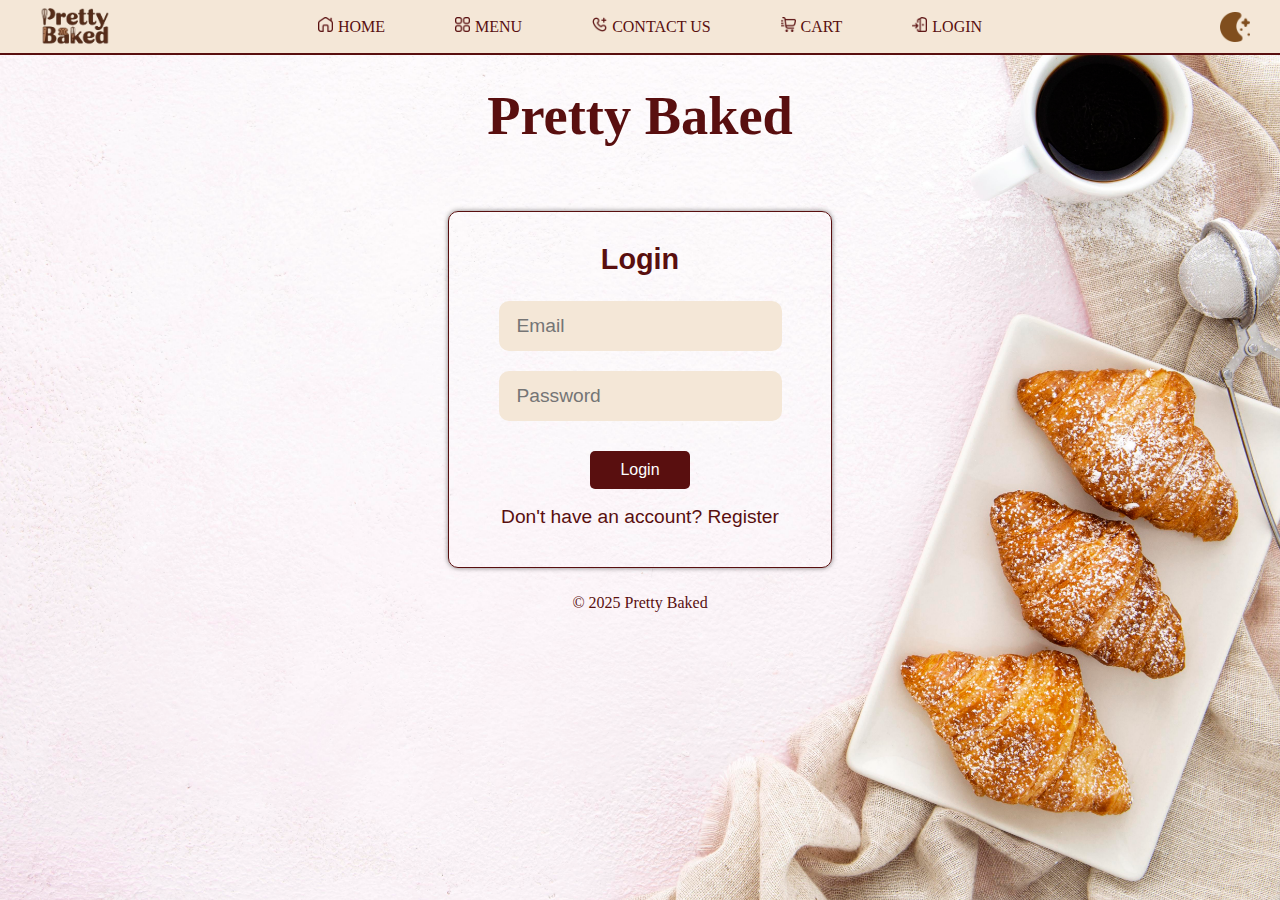
<file: login.html>
<html>
    <head>
        <script src="theme.js"></script>
        <link rel="preconnect" href="https://fonts.googleapis.com">
        <link rel="preconnect" href="https://fonts.gstatic.com" crossorigin>
        <link
            href="https://fonts.googleapis.com/css2?family=Italianno&display=swap"
            rel="stylesheet">
        <meta charset="UTF-8">
        <meta name="viewport" content="width=device-width, initial-scale=1.0">
        <link rel="stylesheet" href="login.css">
        <title>Login Page</title>
    </head>
    <body>
        <header>
            <nav class="navbar">
                <div class="logo">
                    <img src="logono.png" alt="" id="logo">
                </div>
                <ul class="link">
                    <li><img src="house-chimney.png" id="iconhouse"><a href="index.html">HOME</a></li>
                    <li><img src="apps.png" id="iconmenu"><a href="#">menu</a></li>
                    <li> <img src="phone-plus.png" alt="" id="icophone"><a href="#">contact us</a></li>
                    <li><img src="cart-shopping-fast.png" id="iconcart"><a href="cart.html">cart</a></li>
                    <li><img src="entrance.png" alt="" id="iconlog"><a href="login.html">login</a></li>
    
                </ul>
                <button id="theme" class="theme"><img src="moon-stars.png" alt=""></button>
    
            </nav>
        </header>
        <div class="loginform">
            <div class="container">
                <div class="logintitle">
                    <h1><a href="">Pretty Baked</a></h1>
                </div>
                <div class="login">
                    <form>
                        <h2>Login</h2>
                        <input type="email" name="Email" placeholder="Email"
                            required>
                        <br>
                        <input type="password" name="Password"
                            placeholder="Password" required>
                        <br>
                        <button type="submit" name="submit" class="loginbutton">Login</button>
                        <p>Don't have an account? <a
                                href="register.html" name="register"
                                class="register"
                                target="_blank">Register</a></p>
                    </form>
                </div>
            </div>
            <footer>
                <p>© 2025 <a href="index.html">Pretty Baked</a></p>
              </footer>
        </div>
        <script src="login.js"></script>
    </body>
</html>
</file>
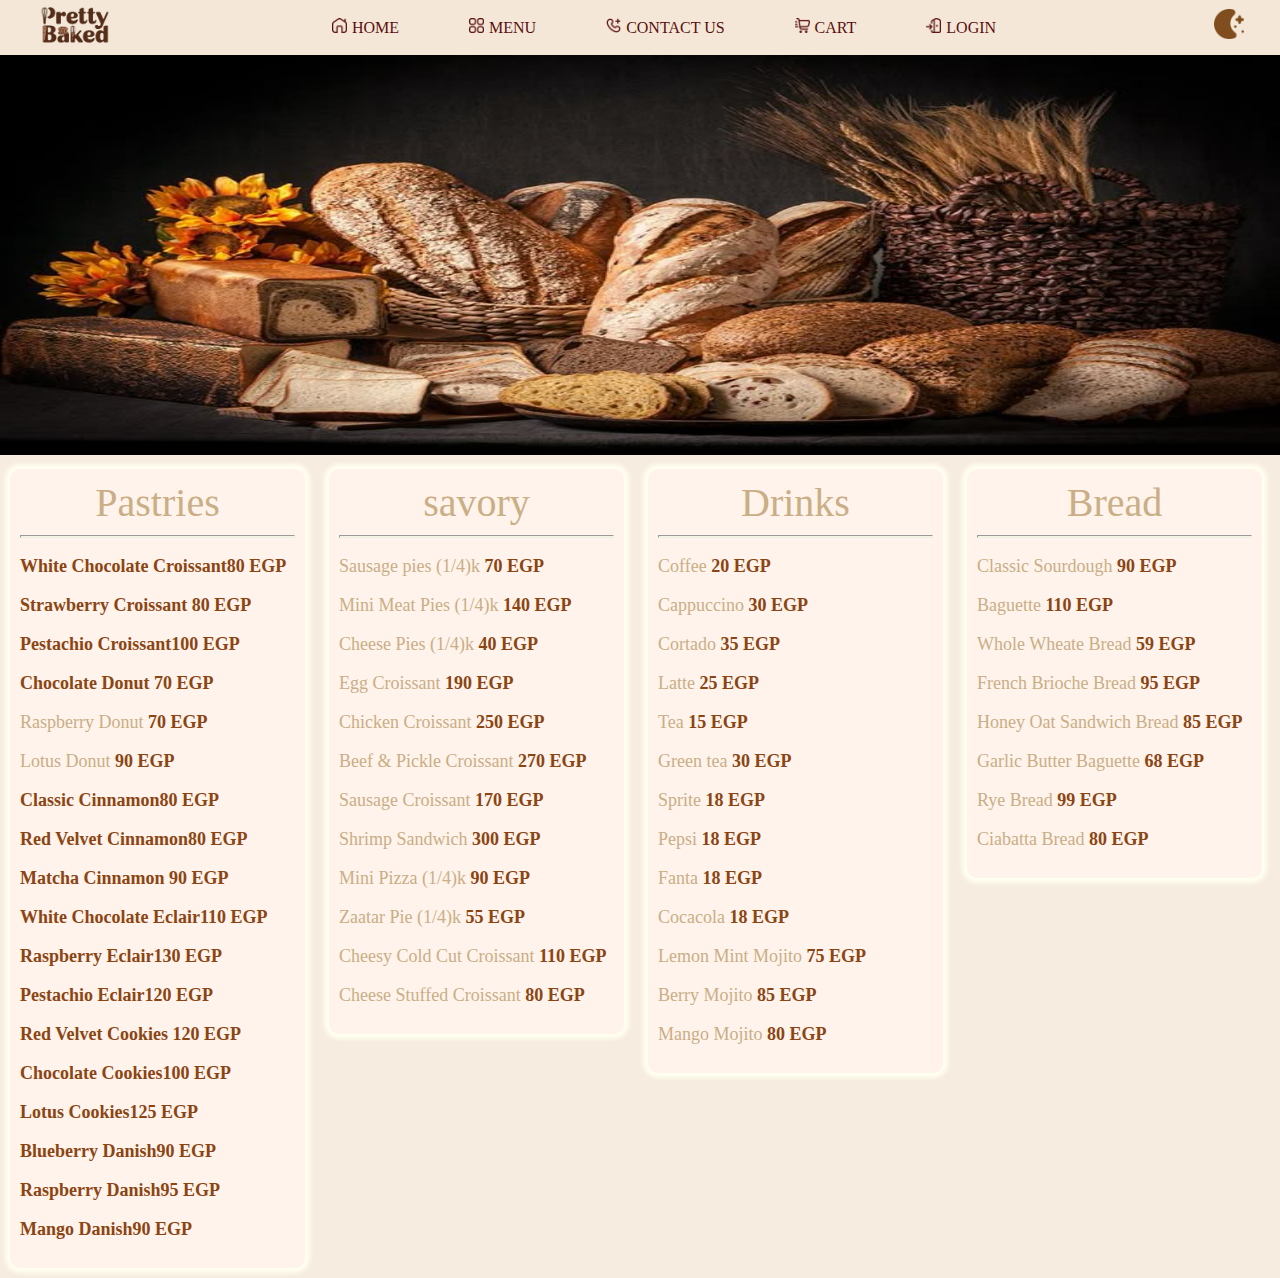
<file: menu.html>
<!DOCTYPE html>
<html lang="en">
<head>
    <script src="theme.js"></script>
    <meta charset="UTF-8">
    <link rel="stylesheet" href="menu.css">
    <title>Menu</title>
</head>
<body>
    <header>
        <nav class="navbar">
            <div class="logo">
                <img src="logono.png" alt="" id="logo">
            </div>
            <ul class="link">
                <li><img src="house-chimney.png" id="iconhouse"><a href="index.html">HOME</a></li>
                <li><img src="apps.png" id="iconmenu"><a href="menu.html">menu</a></li>
                <li> <img src="phone-plus.png" alt="" id="icophone"><a href="contact.html">contact us</a></li>
                <li><img src="cart-shopping-fast.png" id="iconcart"><a href="cart.html">cart</a></li>
                <li><img src="entrance.png" alt="" id="iconlog"><a href="login.html">login</a></li>

            </ul>
            <button id="theme" class="theme"><img src="moon-stars.png" alt=""></button>

        </nav>
    </header>
    <img src="670c40b0-3e3e-405f-824d-19d840027923.jpg" alt="menu page" class="background">
    <div class="products">
    <div class="pastries">
        <a id="pastries" href="pastries.html">Pastries</a>
        <hr>
       <p class="item"><span> White Chocolate Croissant</span><span>80 EGP</span>  </p>
        <p class="item"> <span>Strawberry Croissant</span> <span>80 EGP</span></p>
        <p class="item"><span> Pestachio Croissant</span><span>100 EGP</span> </p>
        <p class="item"> <span> Chocolate Donut </span><span>70 EGP</span></p>
        <p class="item"> Raspberry Donut <span>70 EGP</span></p>
        <p class="item"> Lotus Donut <span>90 EGP</span> </p>
        <p class="item"> <span>Classic Cinnamon</span><span>80 EGP</span></p>
        <p class="item"> <span> Red Velvet Cinnamon</span><span>80 EGP</span></p>
        <p class="item"><span> Matcha Cinnamon</span> <span>90 EGP</span></p>
        <p class="item"> <span> White Chocolate Eclair</span><span>110 EGP</span> </p>
        <p class="item"><span> Raspberry Eclair</span><span>130 EGP</span></p>
        <p class="item"> <span>Pestachio Eclair</span><span>120 EGP</span></p>
        <p class="item"> <span> Red Velvet Cookies </span><span>120 EGP</span></p>
        <p class="item"> <span> Chocolate Cookies</span><span>100 EGP</span></p>
        <p class="item"> <span> Lotus Cookies</span><span>125 EGP</span></p>
        <p class="item"> <span> Blueberry Danish</span><span>90 EGP</span></p>
        <p class="item"> <span> Raspberry Danish</span><span>95 EGP</span></P>
        <p class="item"> <span> Mango Danish</span><span>90 EGP</span></P>
    </div>
    <div class="savory">
        <a id="savory" href="savory.html">savory</a>
        <hr>
        <p class="item">  Sausage pies (1/4)k <span>70 EGP</span> </P>
        <p class="item">  Mini Meat Pies (1/4)k <span>140 EGP</span></p>
        <p class="item">   Cheese Pies (1/4)k <span>40 EGP</span></p>
        <p class="item">  Egg Croissant <span>190 EGP</span></p>
        <p class="item">  Chicken Croissant <span>250 EGP</span></p>
        <p class="item">  Beef & Pickle Croissant <span>270 EGP</span></p>
        <p class="item">  Sausage Croissant <span>170 EGP</span></p>
        <p class="item">  Shrimp Sandwich <span>300 EGP</span></p>
        <p class="item">   Mini Pizza (1/4)k <span>90 EGP</span></p>
        <p class="item">  Zaatar Pie (1/4)k <span>55 EGP</span></p>
        <p class="item">  Cheesy Cold Cut Croissant <span>110 EGP</span></p>
        <p class="item">  Cheese Stuffed Croissant <span>80 EGP</span></p>
        
    </div>
    <div class="drinks">
    <a id="drink" href="drinks.html">Drinks</a>
    <hr>
    <p class="item"> Coffee <span>20 EGP</span></P>
    <p class="item"> Cappuccino  <span>30 EGP</span></p>
    <p class="item">Cortado <span>35 EGP</span></p>
    <p class="item">Latte <span>25 EGP</span></p>
    <p class="item">Tea <span>15 EGP</span></p>
    <p class="item">Green tea <span>30 EGP</span></p>
    <p class="item">Sprite <span>18 EGP</span></p>
    <p class="item">Pepsi <span>18 EGP</span></p>
    <p class="item">Fanta <span>18 EGP</span>  </p>
    <p class="item">Cocacola <span>18 EGP</span>  </p>
    <p class="item">Lemon Mint Mojito <span>75 EGP</span>  </p>
    <p class="item">Berry Mojito <span>85 EGP</span> </p>
    <p class="item">Mango Mojito <span>80 EGP</span>  </p>
</div>
    <div class="breads">
        <a id="bread" href="bread.html">Bread</a>
        <hr>
        <p class="item">Classic Sourdough <span>90 EGP</span></p>
        <p class="item">Baguette <span>110 EGP</span> </p>
        <p class="item"> Whole Wheate Bread <span>59 EGP</span> </p>
        <p class="item">French Brioche Bread <span>95 EGP</span></p>
        <p class="item">Honey Oat Sandwich Bread <span>85 EGP</span></p>
        <p class="item">Garlic Butter Baguette <span>68 EGP</span></p>
        <p class="item">Rye Bread <span>99 EGP</span></p>
        <p class="item">Ciabatta Bread <span>80 EGP</span></p>
    </div>
    
    </div>
<script src="menu.js"></script> 
</body>
</html>
</file>
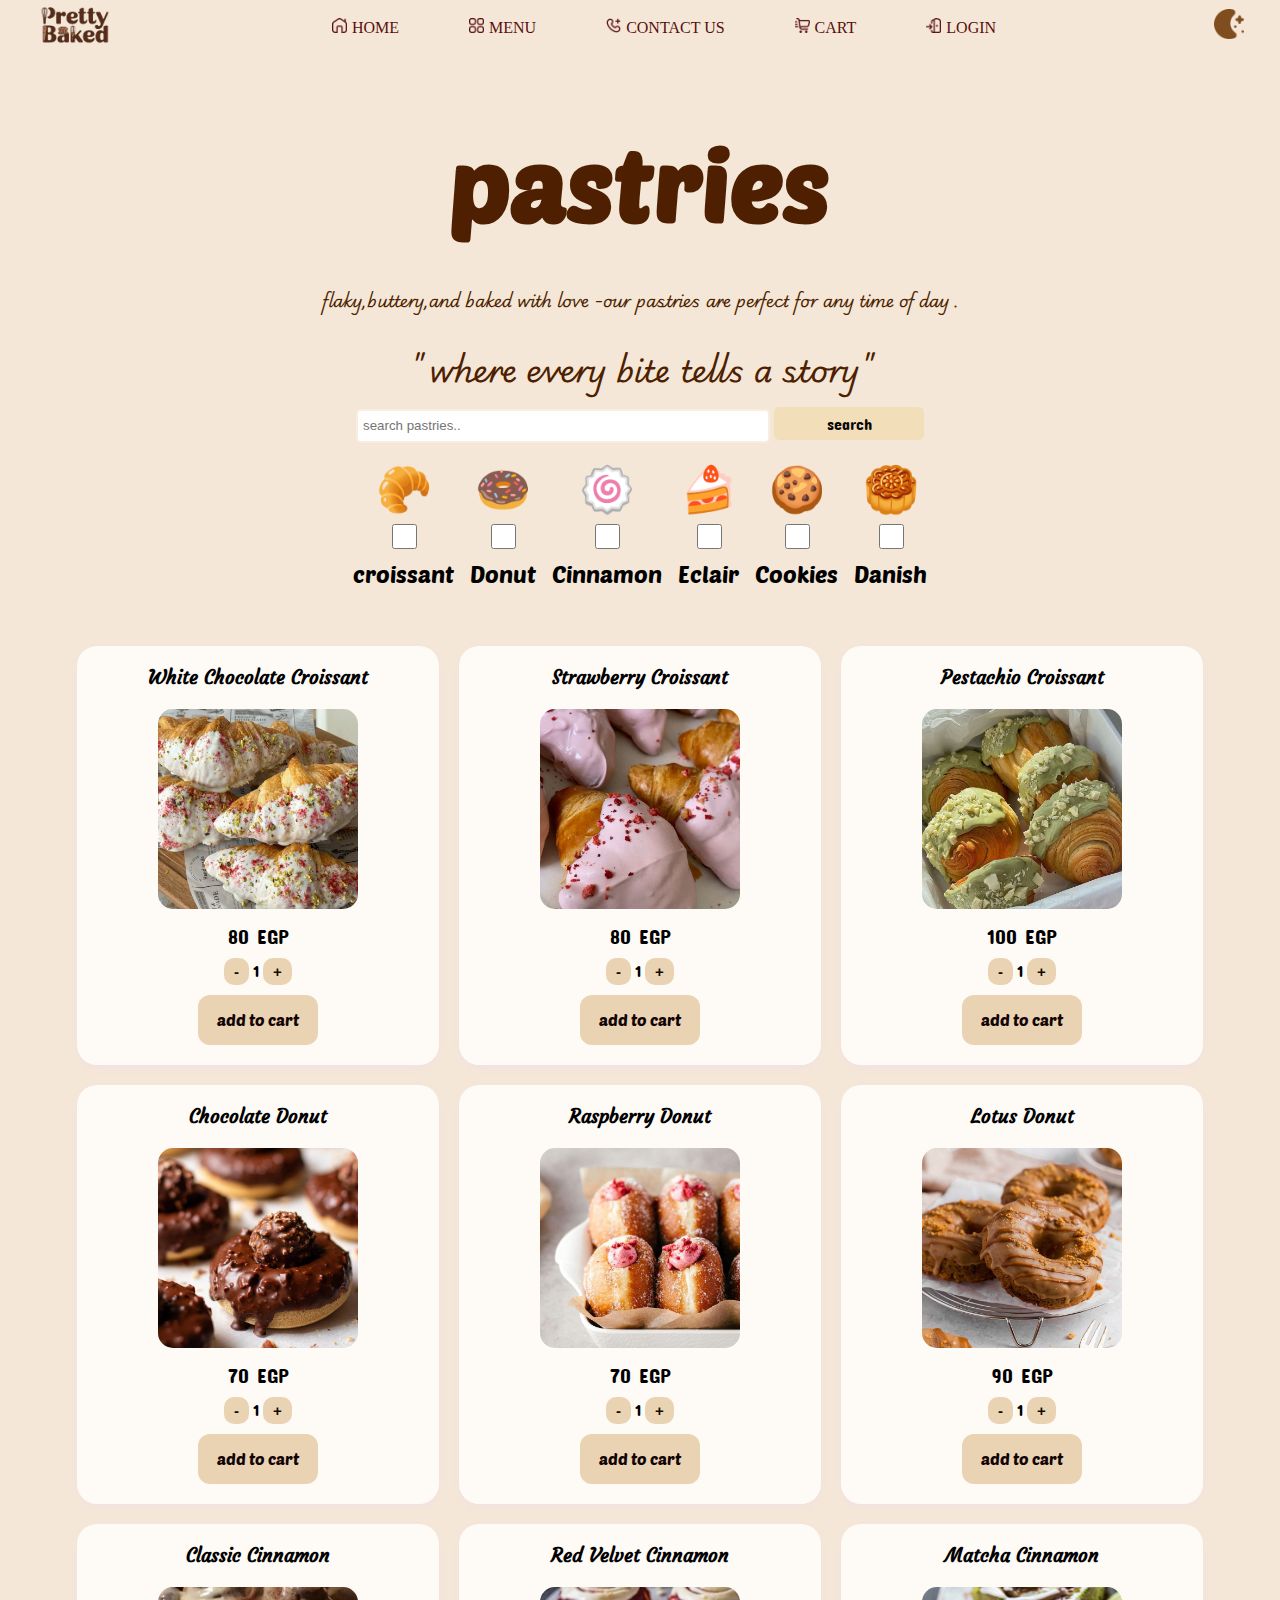
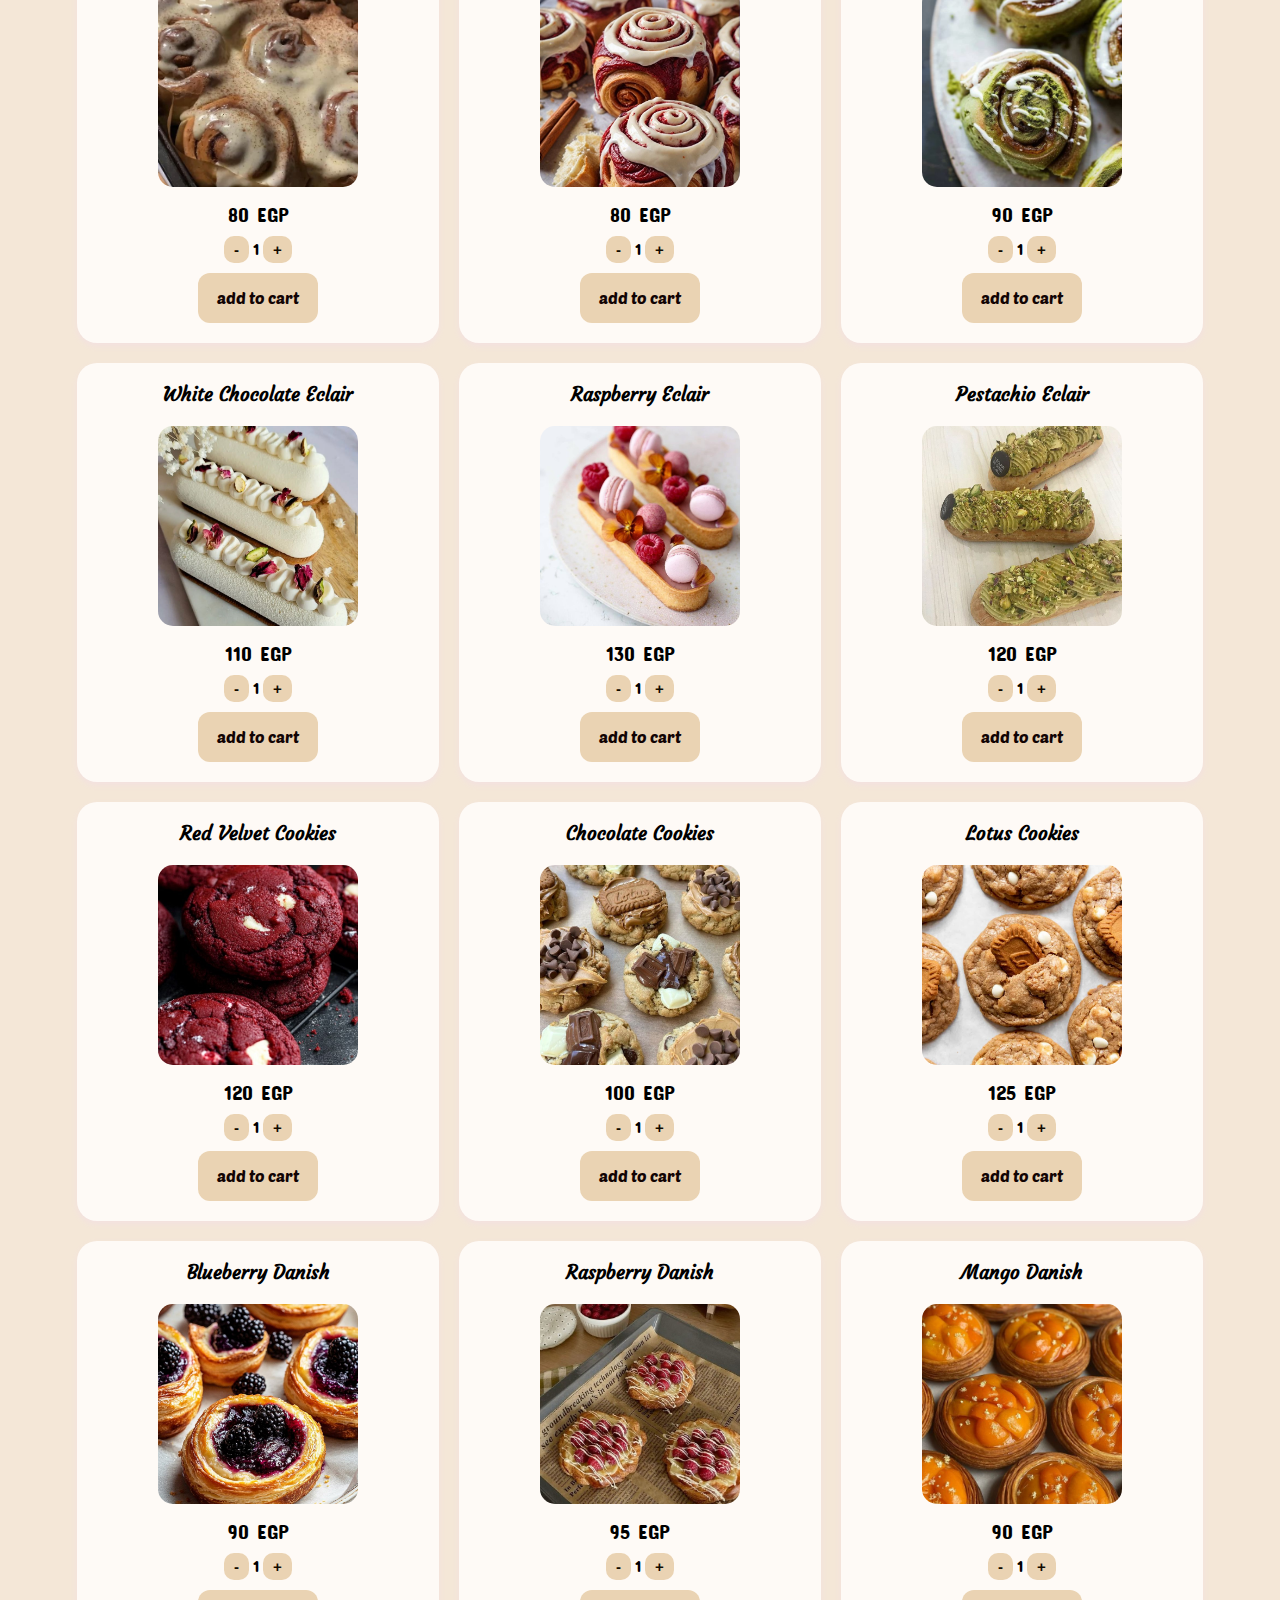
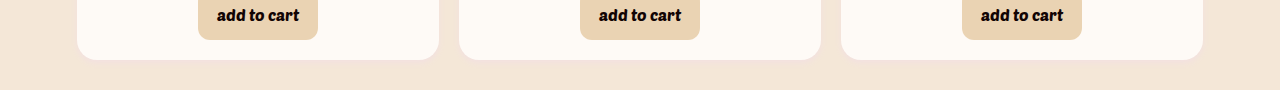
<file: pastries.html>
<!DOCTYPE html>
<html lang="en">
    <head> 
    <meta charset="UTF-8">
    <title> pastries</title>
    <link rel="stylesheet" href="pastries.css">
    <link rel="preconnect" href="https://fonts.googleapis.com">
    <link rel="preconnect" href="https://fonts.gstatic.com" crossorigin>
    <link href="https://fonts.googleapis.com/css2?family=Concert+One&family=Courgette&family=Pacifico&family=Playwrite+AU+SA:wght@100..400&family=Poetsen+One&family=Sofia&family=Titan+One&display=swap" rel="stylesheet">
<script src="theme.js"></script>
    </head>
<body>
    <header>
        <nav class="navbar">
            <div class="logo">
                <img src="logono.png" alt="" id="logo">
            </div>
            <ul class="link">
                <li><img src="house-chimney.png" id="iconhouse"><a href="index.html">HOME</a></li>
                <li><img src="apps.png" id="iconmenu"><a href="menu.html">menu</a></li>
                <li> <img src="phone-plus.png" alt="" id="icophone"><a href="contact.html">contact us</a></li>
                <li><img src="cart-shopping-fast.png" id="iconcart"><a href="cart.html">cart</a></li>
                <li><img src="entrance.png" alt="" id="iconlog"><a href="login.html">login</a></li>

            </ul>
            <button id="theme" class="theme"><img src="moon-stars.png" alt=""></button>

        </nav>
  
    
    <div class="title">
    <h1>pastries</h1>
    <div class="h2"> flaky,buttery,and baked with love -our pastries are perfect for any time of day .</div>
    <div class="h3">" where every bite tells a story"</div>
    <div class="search">
        <input type="text" id="search-pastries" placeholder="search pastries.." >
        <button onclick="searchCards()">search</button>
        
    </div>
</div>
 <div class="click">
  <div class="emoji" >
    <label>🥐<br>
    <input type="checkbox" value="Croissant">
    </label>
    <p> croissant</p>
  </div>
  <div class="emoji"  >
  <label>🍩<br>
    <input type="checkbox" value="Donut">
  </label>
  <p>Donut</p>
  </div>
  <div class="emoji"  >
 <label> 🍥<br>
  <input type="checkbox" value="Cinnamon">
 </label>
  <P> Cinnamon</P>
  </div>
  <div class="emoji"  >
  <label>🍰<br>
    <input type="checkbox" value="Eclair">
  </label>
  <p>Eclair</p>
  </div>
  <div class="emoji">
  <label>🍪<br>
    <input type="checkbox" value="Cookies">
  </label>
  <p>Cookies</p>
  </div>
  <div class="emoji" >
  <label> 🥮<br>
    <input type="checkbox" value="Danish">
  </label>
  <p>Danish</p>
  </div>
</div>
   <div  class="all">
    <div class="items "data-category="Croissant" >
    <h3>  White Chocolate Croissant</h3>
    <img src="Cute baking (1).jfif" alt="">
    <div class="price">80 EGP</div>
      <div class="count1"> 
        <button onclick="changeQty(this, -1)">-</button>
        <span class="count2">1</span>
        <button onclick="changeQty(this, 1)">+</button>
      </div>
      <button onclick="addToCart(this, 'White Chocolate Croissant',80)" class="add">add to cart</button>
    </div>
    
    <div class="items" data-category="Croissant"> 
        <h3> Strawberry Croissant</h3>
        <img src="🥐🌸 (1).jfif" alt="">
        <div class="price">80 EGP</div>
        
        <div class="count1"> 
        <button onclick="changeQty(this, -1)">-</button>
        <span class="count2">1</span>
        <button onclick="changeQty(this, 1)">+</button>
      </div>
  <button onclick="addToCart(this, 'Strawberry Croissant',80)" class="add">add to cart</button>
    </div>
    
    <div class="items"data-category="Croissant"> 
        <h3> Pestachio Croissant</h3>
        <img src="★ (1).jfif" alt="">
        <div class="price">100 EGP</div>
       
        <div class="count1"> 
        <button onclick="changeQty(this, -1)">-</button>
        <span class="count2">1</span>
        <button onclick="changeQty(this, 1)">+</button>
      </div>
<button onclick="addToCart(this, 'Pestachio Croissant',100)" class="add">add to cart</button>
    </div>
    
    <div class="items"data-category="Donut">
        <h3> Chocolate Donut</h3>
        <img src="DÓNUTS DE FERRERO ROCHER - Petit Fit by Cris (1).jfif" alt="">
        <div class="price">70 EGP</div>
        
        <div class="count1"> 
        <button onclick="changeQty(this, -1)">-</button>
        <span class="count2">1</span>
        <button onclick="changeQty(this, 1)">+</button>
      </div>
    <button onclick="addToCart(this, 'Chocolate Donut',70)" class="add">add to cart</button>
    </div>
    <div class="items"data-category="Donut"> 
        <h3> Raspberry Donut</h3>
        <img src="تنزيل (9) (1).jfif" alt="">
           
        <div class="price">70 EGP</div>
       
        <div class="count1"> 
        <button onclick="changeQty(this, -1)">-</button>
        <span class="count2">1</span>
        <button onclick="changeQty(this, 1)">+</button>
      </div>
    <button onclick="addToCart(this, 'Raspberry Donut',70)" class="add">add to cart</button>
    </div>
   
    <div class="items"data-category="Donut"> 
        <h3> Lotus Donut</h3>
        <img src="Baked Biscoff Doughnuts - Vegan & Easy _ The Chestnut Bakery (1).jfif" alt="">
           
        <div class="price">90 EGP</div>
        
        <div class="count1"> 
        <button onclick="changeQty(this, -1)">-</button>
        <span class="count2">1</span>
        <button onclick="changeQty(this, 1)">+</button>
      </div>
<button onclick="addToCart(this, 'Lotus Donut',90)" class="add">add to cart</button>
    </div>

    <div class="items"data-category="Cinnamon"> 
        <h3> Classic Cinnamon</h3>
        <img src="Delicious Food 🍲 (1).jfif" alt="">
        <div class="price">80 EGP</div>
        
        <div class="count1"> 
    
        <button onclick="changeQty(this, -1)">-</button>
        <span class="count2">1</span>
        <button onclick="changeQty(this, 1)">+</button>
      </div>
      <button onclick="addToCart(this, 'Classic Cinnamon',80)" class="add">add to cart</button>
    </div>
   
    <div class="items"data-category="Cinnamon"> 
        <h3> Red Velvet Cinnamon</h3>
        <img src="Red Velvet Cinnamon Rolls.jfif" alt="">
           
        <div class="price">80 EGP</div> 
        <div class="count1"> 
        <button onclick="changeQty(this, -1)">-</button>
        <span class="count2">1</span>
        <button onclick="changeQty(this, 1)">+</button>
      </div>
  <button onclick="addToCart(this, 'Red Velvet Cinnamon',80)" class="add">add to cart</button>
    </div>
   
    <div class="items"data-category="Cinnamon"> 
        <h3> Matcha Cinnamon</h3>
        <img src="Matcha Cinnamon Rolls [145 Minutes] (1) (1).jfif" alt="">
           
        <div class="price">90 EGP</div>
       
        <div class="count1"> 
        <button onclick="changeQty(this, -1)">-</button>
        <span class="count2">1</span>
        <button onclick="changeQty(this, 1)">+</button>
      </div>
 <button onclick="addToCart(this, 'Matcha Cinnamon',90)" class="add">add to cart</button>
    </div>
    
    <div class="items"data-category="Eclair"> 
        <h3>  White Chocolate Eclair</h3>
        <img src="55e698b6-7dba-4898-87c1-8913905a3f73 (1).jfif" alt="">
        <div class="price">110 EGP</div>
      
        <div class="count1"> 
        <button onclick="changeQty(this, -1)">-</button>
        <span class="count2">1</span>
        <button onclick="changeQty(this, 1)">+</button>
      </div>
     <button onclick="addToCart(this, 'White Chocolate Eclair',110)" class="add">add to cart</button>
    </div>

    <div class="items"data-category="Eclair" > 
        <h3> Raspberry Eclair</h3>
        <img src="4d431d7a-969a-49d8-a7af-5d395b80cfd7 (1).jfif" alt="">
           
        <div class="price">130 EGP</div>
       
        <div class="count1"> 
        <button onclick="changeQty(this, -1)">-</button>
        <span class="count2">1</span>
        <button onclick="changeQty(this, 1)">+</button>
      </div>
        <button onclick="addToCart(this, 'Raspberry Eclair',130)" class="add">add to cart</button>
    </div>
   
    <div class="items"data-category="Eclair"> 
        <h3> Pestachio Eclair</h3>
        <img src="Christophe Adam (@christopheadam) • Photos et vidéos Instagram (1).jfif" alt="">
           
        <div class="price">120 EGP</div>
    
        <div class="count1"> 
        <button onclick="changeQty(this, -1)">-</button>
        <span class="count2">1</span>
        <button onclick="changeQty(this, 1)">+</button>
      </div>
    <button onclick="addToCart(this, 'Pestachio Eclair',120)" class="add">add to cart</button>
    </div>
     
    <div class="items"data-category="Cookies"> 
        <h3> Red Velvet Cookies</h3>
        <img src="Red Velvet Cookies (1) (1).jfif" alt="">
        <div class="price">120 EGP</div>
    
        <div class="count1"> 
        <button onclick="changeQty(this, -1)">-</button>
        <span class="count2">1</span>
        <button onclick="changeQty(this, 1)">+</button>
      </div>
 <button onclick="addToCart(this, 'Red Velvet Cookies',120)" class="add">add to cart</button>
    </div>
    <div class="items"data-category="Cookies"> 
        <h3> Chocolate Cookies</h3>
        <img src="chy_ ᥫ᭡ (1).jfif" alt="">
           
        <div class="price">100 EGP</div>
    <div class="count1"> 
        <button onclick="changeQty(this, -1)">-</button>
        <span class="count2">1</span>
        <button onclick="changeQty(this, 1)">+</button>
      </div>
   <button onclick="addToCart(this, 'Chocolate Cookies',100)" class="add">add to cart</button>
    </div>
    <div class="items"data-category="Cookies"> 
        <h3> Lotus Cookies</h3>
        <img src="Biscoff Cookie Butter White Chocolate Chip Cookies - House of Nash Eats (1).jfif" alt="">
           
        <div class="price">125 EGP</div>
    <div class="count1"> 
        <button onclick="changeQty(this, -1)">-</button>
        <span class="count2">1</span>
        <button onclick="changeQty(this, 1)">+</button>
      </div>
      <button onclick="addToCart(this, 'Lotus Cookies',125)" class="add">add to cart</button>
    </div>
    <div class="items"data-category="Danish"> 
        <h3> Blueberry Danish</h3>
        <img src="Delicious Blackberry Cream Cheese Danish Recipe (1).jfif" alt="">
        <div class="price">90 EGP</div>
    <div class="count1"> 
        <button onclick="changeQty(this, -1)">-</button>
        <span class="count2">1</span>
        <button onclick="changeQty(this, 1)">+</button>
      </div>
    <button onclick="addToCart(this, 'Blueberry Danish',90)" class="add">add to cart</button>
    </div>
    <div class="items"data-category="Danish"> 
        <h3> Raspberry Danish</h3>
        <img src="🍒.jpg" alt="">
           
        <div class="price">95 EGP</div>
    <div class="count1"> 
        <button onclick="changeQty(this, -1)">-</button>
        <span class="count2">1</span>
        <button onclick="changeQty(this, 1)">+</button>
      </div>
<button onclick="addToCart(this, 'Raspberry Danish',95)" class="add">add to cart</button>
    </div>
    <div class="items"data-category="Danish"> 
        <h3> Mango Danish</h3>
        <img src="b695c8ab-4f77-492e-b165-079a413c6635.jfif" alt="">
           
        <div class="price">90 EGP</div>
    <div class="count1"> 
        <button onclick="changeQty(this, -1)">-</button>
        <span class="count2">1</span>
        <button onclick="changeQty(this, 1)">+</button>
      </div>
 <button onclick="addToCart(this, 'Mango Danish',90)" class="add">add to cart</button>
    </div>

   </div>
      <script src="cart.js"></script>
   
  <script>
   
    function changeQty(button, amount) {
      const counter = button.parentElement.querySelector("span");
      let value = parseInt(counter.innerText);
      value = Math.max(1, value + amount);
      counter.innerText = value;
    }
    function searchCards(){
        let input=document.getElementById("search-pastries").value.toLowerCase();
let items =document.querySelectorAll(".items");
items.forEach(item=>{
    let title=item.querySelector("h3").innerText.toLowerCase();
    if (title.includes(input)){
        item.style.display="block";
    }else{ 
        item.style.display="none";
    }
    });
}
const checkboxes = document.querySelectorAll('.emoji input[type="checkbox"]');
checkboxes.forEach(checkbox => {
    checkbox.addEventListener('change', filterByCategory);
});

function filterByCategory() {
    let checkedCategories = Array.from(checkboxes)
        .filter(cb => cb.checked)
        .map(cb => cb.value);

    const items = document.querySelectorAll('.items');

    if (checkedCategories.length === 0) {
        // If no checkbox selected, show all
        items.forEach(item => {
            item.style.display = 'block';
        });
        return;
    }

    items.forEach(item => {
        const itemCategory = item.getAttribute('data-category');
        if (checkedCategories.includes(itemCategory)) {
            item.style.display = 'block';
        } else {
            item.style.display = 'none';
        }
    });
}

loadTheme();
const themebutton = document.getElementById('theme');
themebutton.addEventListener('click', theme);
   
 
  </script>
</body>
</html>
</file>
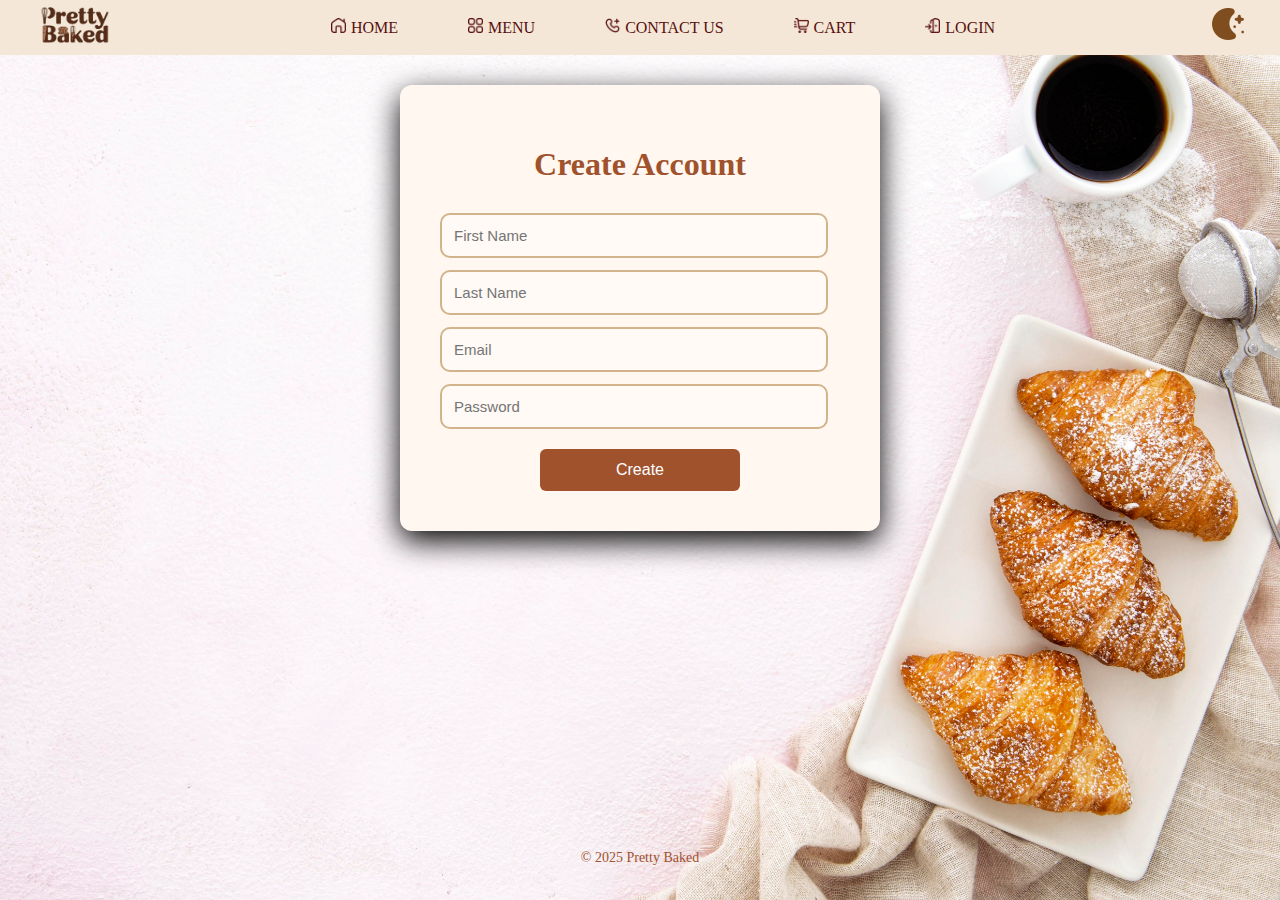
<file: register.html>
<!DOCTYPE html>
<html>
  <head>
    <script>
        loadTheme();
        const themebutton = document.getElementById('theme');
        themebutton.addEventListener('click', theme);
    </script>
    <meta charset="UTF-8">
    <meta name="viewport" content="width=device-width, initial-scale=1.0">
    <title>register</title>
    <link rel="stylesheet" href="register.css">
  </head>


  <body>
    <nav class="navbar">
        <div class="logo">
            <img src="logono.png" alt="">
        </div>
        <ul class="link">
            <li><img src="house-chimney.png" id="iconhouse"><a href="index.html">HOME</a></li>
            <li><img src="apps.png" id="iconmenu"><a href="menu.html">menu</a></li>
            <li> <img src="phone-plus.png" alt="" id="icophone"><a href="contact.html">contact us</a></li>
            <li><img src="cart-shopping-fast.png" id="iconcart"><a href="cart.html">cart</a></li>
            <li><img src="entrance.png" alt="" id="iconlog"><a href="login.html">login</a></li>

        </ul>
        <button id="theme" class="theme"><img src="moon-stars.png" alt=""></button>
    </nav>
  
    <div class="register_form">
      <h1>Create Account</h1>
      <form>
        <input type="text" placeholder="First Name" required>
        <input type="text" placeholder="Last Name" required>
        <input type="email" placeholder="Email" required>
        <input type="password" placeholder="Password" required>
        <button type="submit">Create</button>
      </form>
    </div>

    <footer>
      <p>© 2025 <a href="index.html">Pretty Baked</a></p>
    </footer>
    <script src="theme.js"></script>
  </body>
</html>
</file>
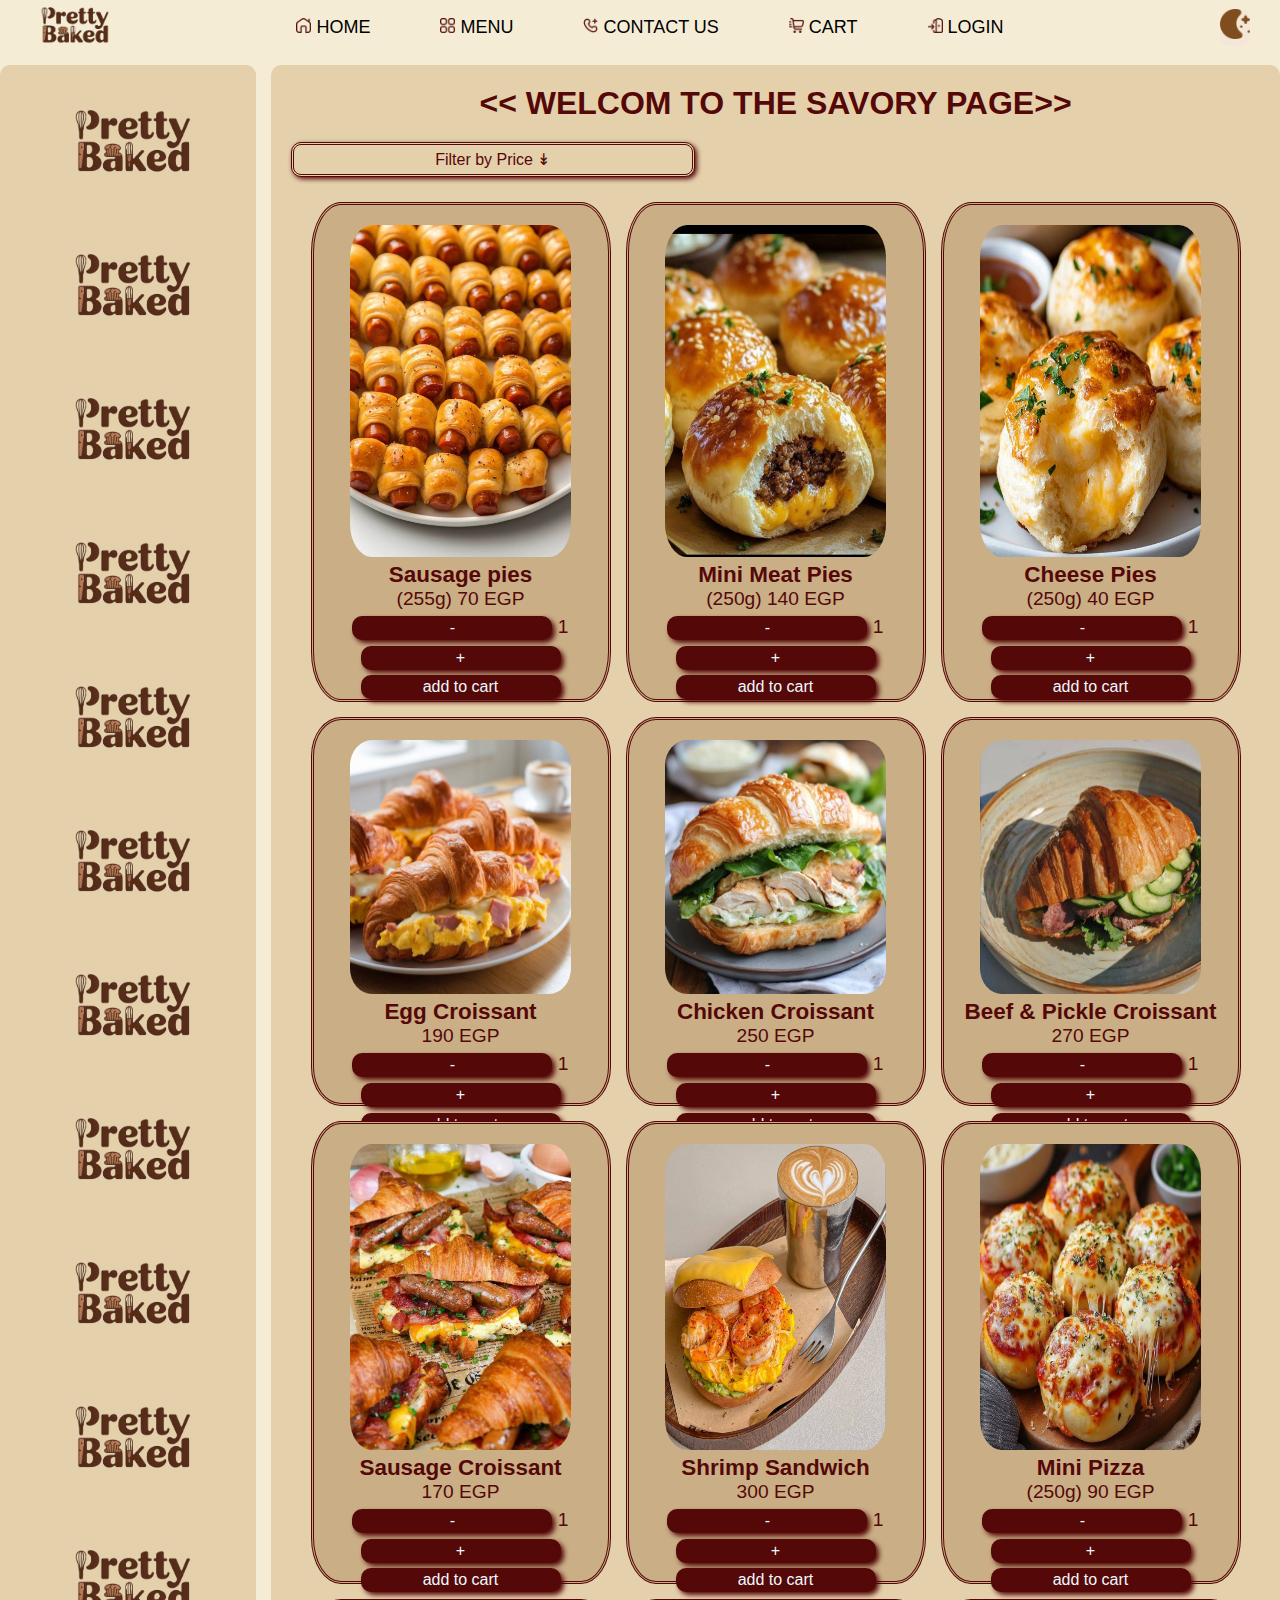
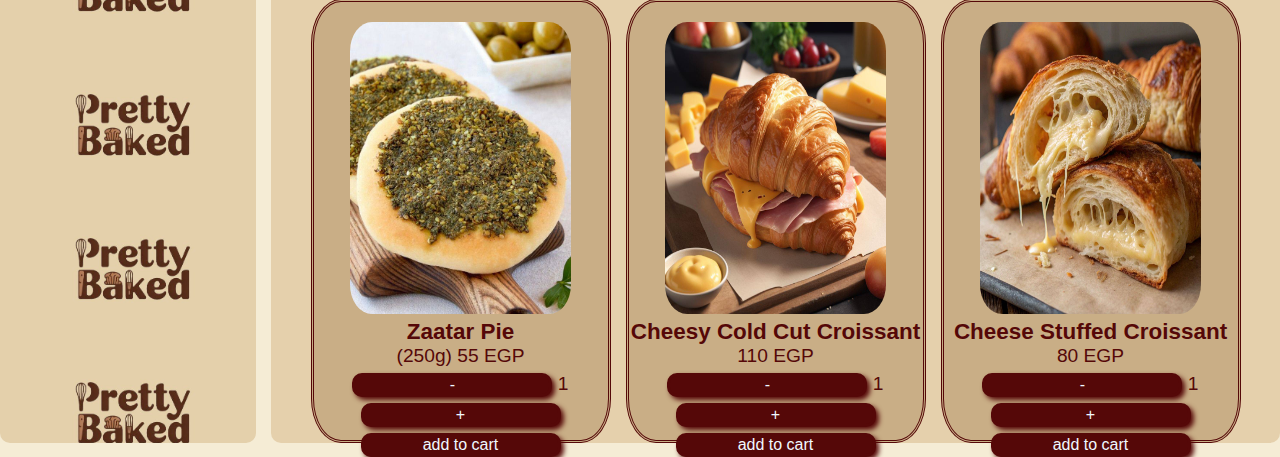
<file: savory.html>
<!DOCTYPE html>

<html lang="en">
<head>
    <title> Pretty Baked || Savory </title>
    <meta charset="UTF-8" />
    <link rel="stylesheet" href="savory.css">

    <script src="theme.js"></script>
</head>

<body>
    <header>
        <nav class="navbar">
            <div class="logo">
                <img src="logono.png" alt="" id="logo">
            </div>
            <ul class="link">
                <li><img src="house-chimney.png" id="iconhouse"><a href="index.html">HOME</a></li>
                <li><img src="apps.png" id="iconmenu"><a href="menu.html">menu</a></li>
                <li> <img src="phone-plus.png" alt="" id="icophone"><a href="contact.html">contact us</a></li>
                <li><img src="cart-shopping-fast.png" id="iconcart"><a href="cart.html">cart</a></li>
                <li><img src="entrance.png" alt="" id="iconlog"><a href="login.html">login</a></li>
            </ul>
            <button id="theme" class="theme"><img src="moon-stars.png" alt=""></button>

        </nav>
    </header>


    <section>
        <div class="left-side"> </div>

        <div class="right-side">
            <H1>
                << WELCOM TO THE SAVORY PAGE>>
            </H1>

            <div class="price-filter">
                <button id="pricebutton" onclick="togglePriceOptions()"> Filter by Price ↡ </button>

                <div id="priceOption" style="display: none;">
                    <input id="minPrice" type="number" placeholder="Min Price" step="20" min="0">
                    <input id="maxPrice" type="number" placeholder="Max Price" step="20" max="300">
                    <button onclick="filterByPrice()"> Filter </button>
                    <div class="sort-btn">
                        <button onclick="sortByPrice('asc') "> ASC </button>
                        <button onclick="sortByPrice('desc')"> DESC </button>
                    </div>
                </div>
            </div>


            <div class="imagess">
                <div class="image" data-price="70">
                    <img src="Sausage pie .jpg" alt=" Sausage pies">
                    <h3>Sausage pies</h3>
                    <p> (255g) 70 EGP </p>

                    <div class="counter">
                        <button onclick="changeQty(this, -1)">-</button>
                        <span class="count2">1</span>  
                        <button onclick="changeQty(this, 1)">+</button>
                    </div>

                    <button onclick="addToCart(this, 'Sausage pies', 70)" class="add">add to cart</button>
                </div>

                <div class="image" data-price="140">
                    <img src="mini meat.jpg" alt=" Mini Meat Pie">
                    <h3> Mini Meat Pies </h3>
                    <p> (250g) 140 EGP </p>

                    <div class="counter">
                        <button onclick="changeQty(this, -1)">-</button>
                        <span class="count2">1</span>
                        <button onclick="changeQty(this, 1)">+</button>
                    </div>

                    <button onclick="addToCart(this, 'Mini Meat Pies',140)" class="add">add to cart</button>
                </div>

                <div class="image" data-price="40">
                    <img src="cheese pie.jpg" alt=" Cheese Pies">
                    <h3> Cheese Pies </h3>
                    <p> (250g) 40 EGP </p>

                    <div class="counter">
                        <button onclick="changeQty(this, -1)">-</button>
                        <span class="count2">1</span>
                        <button onclick="changeQty(this, 1)">+</button>
                    </div>

                    <button onclick="addToCart(this, 'Cheese Pies',40)" class="add">add to cart</button>
                </div>

                <div class="image " data-price="190">
                    <img src="كرواسون 1.jpg" alt=" Egg Croissant">
                    <h3> Egg Croissant </h3>
                    <p> 190 EGP </p>

                    <div class="counter">
                        <button onclick="changeQty(this, -1)">-</button>
                        <span class="count2">1</span>
                        <button onclick="changeQty(this, 1)">+</button>
                    </div>

                    <button onclick="addToCart(this, 'Egg Croissant',190)" class="add">add to cart</button>
                </div>

                <div class="image" data-price="250">
                    <img src="كرواسون 2.jpg" alt=" Chicken Croissant">
                    <h3> Chicken Croissant</h3>
                    <p> 250 EGP </p>

                    <div class="counter">
                        <button onclick="changeQty(this, -1)">-</button>
                        <span class="count2">1</span>
                        <button onclick="changeQty(this, 1)">+</button>
                    </div>

                    <button onclick="addToCart(this, 'Chicken Croissant',250)" class="add">add to cart</button>
                </div>

                <div class="image" data-price="270">
                    <img src="كرواسون 3٠.jpg" alt=" Beef & Pickle Croissant">
                    <h3> Beef & Pickle Croissant</h3>
                    <p> 270 EGP </p>

                    <div class="counter">
                        <button onclick="changeQty(this, -1)">-</button>
                        <span class="count2">1</span>
                        <button onclick="changeQty(this, 1)">+</button>
                    </div>

                    <button onclick="addToCart(this, 'Beef & Pickle Croissant',270)" class="add">add to cart</button>
                </div>

                <div class="image " data-price="170">
                    <img src="كرواسون4.jpg" alt="Sausage Croissant">
                    <h3> Sausage Croissant</h3>
                    <p> 170 EGP </p>

                    <div class="counter">
                        <button onclick="changeQty(this, -1)">-</button>
                        <span class="count2">1</span>
                        <button onclick="changeQty(this, 1)">+</button>
                    </div>

                    <button onclick="addToCart(this, 'Sausage',170)" class="add">add to cart</button>
                </div>

                <div class="image" data-price="300">
                    <img src="بوبيان.jpg" alt="Shrimp Sandwich">
                    <h3> Shrimp Sandwich</h3>
                    <p> 300 EGP </p>

                    <div class="counter">
                        <button onclick="changeQty(this, -1)">-</button>
                        <span class="count2">1</span>
                        <button onclick="changeQty(this, 1)">+</button>
                    </div>

                    <button onclick="addToCart(this, 'Shrimp Sandwich',300)" class="add">add to cart</button>
                </div>

                <div class="image" data-price="90">
                    <img src="mini piza.jpg" alt="Mini Pizza">
                    <h3> Mini Pizza</h3>
                    <p> (250g) 90 EGP</p>

                    <div class="counter">
                        <button onclick="changeQty(this, -1)">-</button>
                        <span class="count2">1</span>
                        <button onclick="changeQty(this, 1)">+</button>
                    </div>

                    <button onclick="addToCart(this, 'Mini Pizza',90)" class="add">add to cart</button>
                </div>

                <div class="image" data-price="55">
                    <img src="فطيرة زعتر.jpg" alt="Zaatar Pie">
                    <h3> Zaatar Pie</h3>
                    <p> (250g)  55 EGP</p>

                    <div class="counter">
                        <button onclick="changeQty(this, -1)">-</button>
                        <span class="count2">1</span>
                        <button onclick="changeQty(this, 1)">+</button>
                    </div>

                    <button onclick="addToCart(this, 'Zaatar Pie',55)" class="add">add to cart</button>
                </div>

                <div class="image" data-price="110">
                    <img src=";v,hs,k 6.jpg" alt="Cheesy Cold Cut Croissant">
                    <h3> Cheesy Cold Cut Croissant</h3>
                    <p> 110 EGP</p>

                    <div class="counter">
                        <button onclick="changeQty(this, -1)">-</button>
                        <span class="count2">1</span>
                        <button onclick="changeQty(this, 1)">+</button>
                    </div>

                    <button onclick="addToCart(this, 'Cheese Cold Cut Croissant',110)" class="add">add to cart</button>
                </div>

                <div class="image" data-price="80">
                    <img src="photo_2025-04-19_06-08-06.jpg" alt="Cheese Stuffed Croissant">
                    <h3> Cheese Stuffed Croissant</h3>
                    <p> 80 EGP</p>

                    <div class="counter">
                        <button onclick="changeQty(this, -1)">-</button>
                        <span class="count2">1</span>
                        <button onclick="changeQty(this, 1)">+</button>
                    </div>

                    <button onclick="addToCart(this, 'Cheese Stuffed Croissant',80)" class="add">add to cart</button>
                </div>
            </div>

        </div>


    </section>

    <script src="savory.js"></script>
    <script src="cart.js"></script>

</body>

</html>
</file>
<file: breadd.css>
body{
  margin: 0 ;
  background-color: var(--backg-color);
  border-radius: 20px;
  color: #a0522d;
}
a{
    font-family:'Franklin Gothic Medium', 'Arial Narrow', Arial, sans-serif ; 
}

header{
  padding: 20px;
  background-color: var(--backg-color) ;
  text-align: center;
  font-family:'Lucida Handwriting';
  font-size:x-large ; 
  
}

:root {
  --backg-color: rgb(246,236,223) ;
  --nav-bgcolor: rgb(244,231,215) ;
  --button-bg: #E8D7C2 ;
  --button-text: #5C4033 ;
  --nav-text: rgb(89,15,15) ;
  --plus:#845057;
}
body.dark{
  --backg-color: #1e1e1e ;
  --nav-bgcolor: #2b2b2b ;
  --button-bg: rgb(64,58,48,0.9) ;
  --button-text: #ffffff ;
  --nav-text: #f5f5f5 ;
  --plus:rgb(89,15,15);
}

.navbar {
  background-color: var(--nav-bgcolor);
  display: flex;
  align-items: center;
  justify-content: space-between;
  text-transform: uppercase;
  height: 55px;

}

nav button {
  margin-right: 30px;
  border-radius: 10px 10px;
  border: none;
  background-color: var(--navbgcolor);
  cursor: pointer;
  font-size: 30px;

}

.navbar .logo img {
  width: 150px;
  display: inline-block;

}

.navbar .link {
  display: flex;
  justify-content: center;
  flex-grow: 1;

}

.navbar .link li {

  list-style: none;
  display: inline-block;
  margin-right: 70px;
  text-align: center;

}

.link li a {
  text-decoration: none;
  color: var(--nav-text);

}

.link li a:hover {
  color: rgb(192, 98, 98);

}

.link li img {
  width: 15px;
  margin-right: 5px;

}


header h1{
 color: #a0522d; 
}
#header1{
  color: inherit; 
  text-decoration: none;
}


.products{
  display: grid;
  grid-template-columns: 1fr 1fr ;
  padding: 40px ;
  gap: 40px;
}

.product-card{
background-color: var(--backg-color);
border-radius: 15px;
box-shadow: 0 5px 10px rgba(0,0,0,0.05);
text-align: center;
padding: 15px;
transition: transform 0.3s ease;
}

/*animation*/
.product-card:hover {
  transform: translateY(10px);
}


.product-card img {
  width: 50%;
  height: 180px;
  border-radius: 15px;
}

.product-card h3 {
  cursor: pointer;
  font-size: 20px;
}

.product-card p {
  color: #845057;
  font-weight:bold;
  cursor: pointer;
  border-radius: 999px;
  
}  

.price{
  background-color: var(--backg-color); 
  color: var(--plus);
  border: none;
  padding: 10px 18px;
  margin-top: 8px;
  font-weight: bold;
  font-size: x-large;
}   

.add{
  color:white;
  background-color:rgb(160, 82, 45) ;
  border: none;
  padding: 10px 18px;
  margin-top: 8px;
  border-radius: 999px;
  font-weight: bold;
  cursor: pointer;   
}

.c button{
color: var(--button-text);
background-color: var(--button-bg) ;
border: none;
padding: 12px 12px;
margin-top: 8px;
border-radius: 999px;
font-weight: bold;
cursor: pointer; 
font-size: small;

}

.container {
display: flex;
justify-content: center;
align-items: center;      
}
.c.count2{
color:var(--nav-text) ;
font-weight:bold;
font-size: larger;
}

footer {
  text-align: center;
  padding: 20px;
  font-size: 14px;
}

footer a {
  color: rgb(0,0,0);
}

form{
  background-color: var(--backg-color)  ;
  max-width: 400px;
  padding: 10px;
  margin-left: 125px;
}

form p {
  margin-bottom: 5px;
  font-weight: bold;
  font-size: larger;
  color:var(--plus);
  }

form button{
  color:white;
  background-color: rgb(160, 82, 45) ;
  border: none;
  padding: 10px 18px;
  margin-top: 12px;
  border-radius: 999px;
  font-weight: bold;
  cursor: pointer;   
}
textarea {
  width: 70%;
  height:20px ;
  padding: 8px;
  font-size: 14px;
  border-radius: 18px;
  resize: none;
  overflow-y: hidden;
}
</file>
<file: cart.css>
body {
  margin: 0;
  padding: 10px;
  font-family: 'Open Sans', sans-serif;
  background-color: #fdf6f1;
  color: #4d2c20;
}

header {
  background-color: #fff3e9;
  padding: 20px 0;
  box-shadow: 0 2px 8px rgba(0, 0, 0, 0.05);
  text-align: center;
}

h1 {
  font-family: 'Lucida Handwriting';
  font-size: 32px;
  color: #9C4E2D;
  margin: 0;
}

a{
  color: rgb(160, 82, 45);
  text-decoration: none;
}

nav {
  background-color: #f8e9dc;
  display: flex;
  justify-content: center;
  padding: 20px 0;
  gap: 20px;
}

nav a {
  color: #9C4E2D;
  text-decoration: none;
  font-weight: bold;
  font-size: 16px;
}

nav a:hover {
  text-decoration: underline;
}

.cart-container {
  max-width: 900px;
  margin: 30px auto;
  display: flex;
  flex-wrap: wrap;
  gap: 20px;
  justify-content: center;
  padding: 0 20px;
}

.cart-item {
  background-color: #fff;
  border-radius: 12px;
  padding: 25px;
  width: 250px;
  box-shadow: 0 5px 15px black;
  text-align: center;
}

.cart-item h3 {
  margin: 10px 0 5px;
  color: #9C4E2D;
}

.cart-item p {
  margin: 6px 0;
}

.cart-item button {
  margin: 0 4px;
  padding: 6px 12px;
  background-color: #9C4E2D;
  color: white;
  border: none;
  border-radius: 6px;
  cursor: pointer;
  font-size: 14px;
}

.cart-item button:hover {
  background-color: #7c3e24;
}

.cart-container hr {
  width: 100%;
  border: 1px solid #e0c8b0;
  margin: 20px 0;
}

.cart-container div:last-child {
  width: 100%;
  text-align: center;
}

.cart-container h3 {
  margin-top: 10px;
}

.cart-container button {
  width: 100%;
  padding: 12px;
  margin: 10px 0;
  background-color: #9C4E2D;
  color: white;
  border: none;
  border-radius: 8px;
  cursor: pointer;
  font-size: 16px;
}

.cart-container button:hover {
  background-color: #7c3e24;
}

footer{
  font-family: 'Lucida Handwriting';
  width: 100%;
  text-align: center;
  font-size: 14px;
  color: rgb(160, 82, 45);
  margin-top: 40px;
  padding-bottom: 20px;
}
</file>
<file: contact.css>
:root {
  --backcolor: rgb(246,236,223);
  --img-text: rgb(153 97 44);
  --div-color: rgb(247, 230, 209);  
  --nav-text1: rgb(89,15,15);
  --nav-bgcolor1: rgb(244,231,215);
  --button-text1:white;
  --buttonbg: #a0522d;
  --labelcol:#8b4513;
  --ho-but:rgb(247, 230, 209); 
}
body{
    background-color: var(--backcolor) ;
    overflow-x: hidden;
    margin: 0;
    padding: 0;
}
  
 
body.dark{
  --backcolor: #2a2723;
  --img-text: white;
  --div-color: #cda688;  
  --nav-text1: #f5f5f5;
  --nav-bgcolor1: #2b2b2b;
  --button-text1:#ffffff;
  --buttonbg:rgb(64,58,48,0.9);
  --labelcol:#Fbeed7;
  --ho-but:#f6f2ec;
} 

.navbar {
  background-color: var(--nav-bgcolor1);
  display: flex;
  align-items: center;
  justify-content: space-between;
  text-transform: uppercase;
  height: 55px;

}

nav button {
  margin-right: 30px;
  border-radius: 10px 10px;
  border: none;
  background-color: var(--nav-bgcolor1);
  cursor: pointer;
  font-size: 30px;


}

.navbar .logo img {
  width: 150px;
  display: inline-block;

}

.navbar .link {
  display: flex;
  justify-content: center;
  flex-grow: 1;

}

.navbar .link li {

  list-style: none;
  display: inline-block;
  margin-right: 70px;
  text-align: center;

}

.link li a {
  text-decoration: none;
  color: var(--nav-text1);

}

.link li a:hover {
  color: rgb(192, 98, 98);

}

.link li img {
  width: 15px;
  margin-right: 5px;

}









  .photo{
   position: relative;
  }

  .text{
    position: absolute;
    top: 5px;
    color: rgb(153 97 44);

  }
  .text h3{
    font-size: 30px;
    font-family: "Roboto Mono", monospace;
    margin-left: 530px;
    
    
  }
  .text h2{
    font-size: 35px;
    font-family: "Roboto Mono", monospace;
    margin-left: 450px;
    
  }
  .text h4{
    font-size: 20px;
    font-family: "Roboto Mono", monospace;
    margin-left: 300px;
    
  }

  
 input,textarea{
    width: 450px;
    margin: 10px 0;
    padding: 10px;
    display: block;
    border: 2px solid #b96d36;
    border-radius: 10px 10px;
    box-sizing: border-box;
 }
   
  
  label{
    color: var(--labelcol);
    font-family: "Roboto Mono", monospace;
  }

.form {
  position: static;
 
  margin-top: 75px;
  
}
.photo{
  height: 350px;
  width: 100%;
}
button {
  padding: 10px 20px;
  background-color: var(--buttonbg);
  color: var(--button-text1);
  border: none;
  border-radius: 10px 10px;
  cursor: pointer;
}
button:hover {
  background-color: #8b4513;
}
input:focus , textarea:focus{
  border: 3px solid #803e10;
  outline: none;
  
}


.call ,.whatsapp ,.email, .shop{
  background-color: var(--div-color) ;
  display:inline-block;
  width: 35%;
  border-radius: 8px;
  padding: 20px;
  font-family:"Roboto Mono", monospace; 
  color: #8b4513;
  font-size: 20px;
  text-align: center;
  margin: 20px;
  box-sizing: border-box;
  transition: transform 0.3s;
  box-shadow:0 0 5px rgb(210,180,140);
} 
.email:hover{
  transform: scale(1.03);
  
}
.whatsapp:hover{
  transform: scale(1.03);
  
}
.call:hover{
  transform: scale(1.03);
}
.shop:hover{
 transform: scale(1.03);
 
}
.all{
  display: flex;
}
 

button:hover{
 background-color:var(--ho-but);
  color:#8b4513;
 } 

#counter{
  color: var(--labelcol);
  font-family: "Roboto Mono", monospace;
  text-align:right;
}
</file>
<file: drinks.css>
body {
  margin: 0;
  font-family: Cambria, Cochin, Georgia, Times, "Times New Roman", serif;
  font-weight: 100;
  font-size: medium;
  background-color: var(--backg);
  transition-duration: 1s;
}
.titlebody {
  justify-items: center;
  padding: 10px 0px 0px 0px;
  font-size: x-large;
}
.title {
  color: rgb(250, 181, 102);
  text-decoration: none;
}
.head {
  display: inline-flex;
  justify-content: space-between;
  align-items: center;
  padding: 15px 50px;
  background-color:var(--nav-bg);
  transition-duration: 1s;
  position: initial;
  height: 27px;
  width: 1245px;
}

/*.dark {
  background-color: rgb(46, 42, 42);
}
.dark #cardd,
.dark #parties {
  background-color: #000000;
  color: white;
}
.dark #theme,
.dark #upperbtn,
.dark #added {
  background-color: #504f4f;
  color: white;
}*/
:root {
  --backg:rgb(235, 212, 172);
  --nav-bg: rgb(244, 231, 215);
  --btn-bg:rgb(170, 123, 65);
  --btn-text:rgb(89, 15, 15);
}
body.dark {
  --backg:rgb(46, 42, 42);
  --nav-bg:  #000000;
  --btn-bg:#504f4f;
  --btn-text: white;
}
.logo {
  width: 70px;
  border-radius: 10%;
}
.head a {
  text-transform: uppercase;
  text-decoration: none;
  font-size: 16px;
  color: var(--btn-text);
}
#upperbtn {
  width: 15px;
}
li {
  list-style: none;
  margin: 2px 35px;
  text-align: center;
  display: inline-flex;
  align-items: center;
  justify-content: space-between;
}
.head button {
  color: white;
  background-color: var(--btn-bg);
  padding: 5px 15px;
  text-decoration: none;
  border-radius: 15px;
  border: 0;
}
.head button:hover {
  background-color: rgb(87, 64, 36);
}
.imgCover {
  position: absolute;
  top: 0;
  width: 100%;
  z-index: -2;
  border-radius: 30px;
}
.cover {
  color: white;
  padding: 0px 0px 50px 10px;
  font-size: large;
}
.row {
  display: flex;
  justify-content: space-between;
  align-items: center;
  gap: 20px;
  padding: 5px;
}
.adding {
  position: flex;
  color: white;
  background-color: rgb(122, 89, 49);
  padding: 5px 13px;
  text-decoration: none;
  border-radius: 30px 5px;
  border: 0;
}
.adding:hover {
  background-color: rgb(161, 117, 62);
}
.card {
  width: 25%;
  height: 100%;
  background-color: rgb(228, 195, 135);
  padding: 5px 5px;
  justify-items: center;
  border-radius: 30px 5px;
  color: rgba(66, 43, 15, 0.685);
  transition-duration: 1s;
}
.card img {
  width: 100%;
  border-radius: 30px 5px;
}
.card:hover {
  background-color: rgb(63, 40, 14);
  color: rgb(250, 181, 102);
  width: 27%;
}
footer {
  position: absolute;
  font-family: "Lucida handwriting";
  width: 100%;
  text-align: center;
  font-size: larger;
  color: rgb(145, 107, 59);
  transition-duration: 1s;
  font-size: large;
}
footer a {
  text-decoration: none;
  color: rgb(204, 128, 28);
}
</file>
<file: login.css>
*
{
    margin: 0;
    padding: 0;
    box-sizing: border-box;
}
:root{
    --back : rgb(246, 236, 223);
    --nav-bgcolor : rgb(244,231,215);
    --nav-text : rgb(89,15,15);
    --divcol:rgb(255, 243, 235);
    --btncol:rgb(160, 82, 45);
    --btntxt:rgb(255,255,255);
    --img: url("pic.jpg");
}
body.dark{
    --back:#1e1e1e;
    --nav-bgcolor:#2b2b2b;
    --nav-text:#f5f5f5;
    --divcol:#F6F2EC;
    --btncol:rgb(255,255,255);
    --btntxt:rgb(0,0,0);
    --img: url("dark2.jpg");
}
body
{
    background-image: var(--img);
    background-size: cover;
    background-position: center center;
    background-repeat: no-repeat;
}
.container
{
    width: 100%;
}
.logintitle
{
    margin: auto;
    margin-bottom: 30px;
    width: 50%;
    text-align: center;
    font-size: 1.7rem;
    padding-top: 30px;
    color: var(--nav-text);
    font-family: Lucida Handwriting;
}
.login 
{
    width: 30%;
    border-radius: 10px;
    box-shadow: 0px 0px 5px rgba(0, 0, 0, 0.5);
    position: relative;
    margin: auto;
    padding: 2%;
    margin-top: 5%;
    transform: none;
    border: 1px solid var(--nav-text);
    font-family: Arial, sans-serif;
    font-size: 1.2rem;
    color: var(--nav-text);
    text-align: center;
    line-height: 1.5;
    font-weight: 400;
    transition: 0.5s ease-in-out;
    margin-bottom: 2%;
}
form input
{
    min-width: 0;
    height: 50px;
    font: inherit;
    border-radius: 10px;
    padding: 1rem;
    margin: 10px;
    border: 2px solid var(--nav-bgcolor);
    background-color: var(--nav-bgcolor);
    transition: 150ms ease;
}
form input:hover
{
    border-color: var(--nav-text) ;
}
button[type="submit"]
{
    margin-top: 20px;
    margin-bottom: 14px;
    width: 30%;
    padding: 10px;
    color: var(--btntxt);
    background-color: var(--nav-text);
    border: none;
    border-radius: 5px;
    font-size: 1rem;
    cursor: pointer;
    transition: 0.5s ease-in-out;
}
h2
{
    padding-bottom: 10px;
}
p{
    padding-bottom: 10px;
}
.register
{
    text-decoration: none;
    color: var(--nav-text);
    transition: 0.5s;
    
}
.register:hover{
    color: var(--nav-text);
    text-decoration: underline;
    text-decoration-color: rgb(160, 82, 45);
}
button:hover{
    transform: scale(1.05);
    box-shadow: 0px 0px 15px rgba(0, 0, 0, 0.3);
    transition: 0.5s ease;
}
h1 a
{
    text-decoration: none;
    color: var(--nav-text);
    font-family: Lucida Handwriting;
}
footer
{
    text-align: center;
}
footer a
{
    text-decoration: none;
    color: var(--nav-text);
    font-family: Lucida Handwriting;
}
footer p 
{
    color: var(--nav-text);
}
.navbar {
    background-color: var(--nav-bgcolor);
    display: flex;
    align-items: center;
    justify-content: space-between;
    text-transform: uppercase;
    height: 55px;
    border-bottom: 2px solid var(--nav-text);
}

nav button {
    margin-right: 30px;
    border-radius: 10px 10px;
    border: none;
    background-color: var(--nav-bgcolor);
    cursor: pointer;
    font-size: 30px;


}

.navbar .logo img {
    width: 150px;
    display: inline-block;

}

.navbar .link {
    display: flex;
    justify-content: center;
    flex-grow: 1;

}

.navbar .link li {

    list-style: none;
    display: inline-block;
    margin-right: 70px;
    text-align: center;
}

.link li a {
    text-decoration: none;
    color: var(--nav-text);
}

.link li a:hover {
    color: rgb(192, 98, 98);

}

.link li img {
    width: 15px;
    margin-right: 5px;

}
</file>
<file: menu.css>
:root{
    --back : rgb(246, 236, 223);
    --nav-bgcolor : rgb(244,231,215);
    --nav-text : rgb(89,15,15);
    --divcol:rgb(255, 243, 235);
    --shadow:#fffff0;
}
body.dark{
    --back:#1e1e1e;
    --nav-bgcolor:#2b2b2b;
    --nav-text:#f5f5f5;
    --divcol:#1e1e1e;
    --shadow:#1e1e1e;
}
body{
    border: 0;
    margin: 0;
    background-color: var(--back);
}
.background{
    width: 100%;
    height: 400px;
}
.navbar {
    background-color: var(--nav-bgcolor);
    display: flex;
    align-items: center;
    justify-content: space-between;
    text-transform: uppercase;
    height: 55px;

}

nav button {
    margin-right: 30px;
    border-radius: 10px 10px;
    border: none;
    background-color: var(--nav-bgcolor);
    cursor: pointer;
    font-size: 30px;


}

.navbar .logo img {
    width: 150px;
    display: inline-block;

}

.navbar .link {
    display: flex;
    justify-content: center;
    flex-grow: 1;

}

.navbar .link li {

    list-style: none;
    display: inline-block;
    margin-right: 70px;
    text-align: center;

}

.link li a {
    text-decoration: none;
    color: var(--nav-text);

}

.link li a:hover {
    color: rgb(192, 98, 98);

}

.link li img {
    width: 15px;
    margin-right: 5px;

}
.drinks ,.breads ,.pastries,.savory{
    margin: 10px;
    padding: 10px;
    color:#c9ae86 ;
    font-size: large;
    display: inline-block;
    vertical-align: top;
    background-color: var(--divcol);
    border-radius: 10px 10px;
    width: calc(25% - 25px);
    box-sizing: border-box;
    transition: transform 0.3s ease;
    box-shadow:0 0 5px 5px var(--shadow);
}
.products a{
    text-decoration: none;
    font-size: 40px; 
    color:#c9ae86 ;
    text-align: center;
    display: block;
}
hr{
   background-color: beige;
   height: 1px;
}

.products div:hover{
    transform: scale(1.03);
}
.products a:hover{
    color:#301400;
}
span{color:rgb(139,69,19);
    font-weight:bold;}
</file>
<file: pastries.css>
:root{
  --back-c:rgb(244, 231, 215);
--navtextt:rgb(89,15,15);
  --hcolor:#4E1F00;
}
  
body {
   position: relative;
    text-align: center;
     margin: 0;
    padding: 0;
    min-height: 100vh;
    background-color: var( --back-c);     
  
}

body.dark{
   --back-c:#1e1e1e;
  --navtextt:#f5f5f5;
   --hcolor:#F3DEBA;
  --em:white;
  --shadow:none;

}

  
.navbar {
    background-color: var(--nav-bgcolor);
    display: flex;
    align-items: center;
    justify-content: space-between;
    text-transform: uppercase;
    height: 55px;

}

nav button {
    margin-right: 30px;
    border-radius: 10px 10px;
    border: none;
    background-color: var(--nav-bgcolor);
    cursor: pointer;
    font-size: 30px;


}

.navbar .logo img {
    width: 150px;
    display: inline-block;

}

.navbar .link {
    display: flex;
    justify-content: center;
    flex-grow: 1;

}

.navbar .link li {

    list-style: none;
    display: inline-block;
    margin-right: 70px;
    text-align: center;

}

.link li a {
    text-decoration: none;
    color: var(--navtextt);

}

.link li a:hover {
    color: rgb(192, 98, 98);

}

.link li img {
    width: 15px;
    margin-right: 5px;

}






.search{
   margin-top:  10px; ;
   text-align: center;
   width: 250;
}
.search input[type="text"]{
    padding: 8px;
    border: 2px solid #F8EEDF;
    border-radius: 5px;
    outline: none;
   

}
#search-pastries{
    width: 400px;
    height: 20px;
    padding: 5px;
}
.search button{
    padding: 5px 10px;
    font-size: 16px;
    border-radius: 5px;
    border: none;
    background-color: #F3DEBA;
    color: rgb(12, 8, 8);
    cursor: pointer;
    width:150px ;
    height: 33px;
    font-family: "Concert One", sans-serif;
    font-weight: 400;
    font-style: normal
   transition: transform 0.3 ease,box-shadow 0.3s ease ;
  
}

.search button:hover{
     background-color:  #F3DEBA;
    transform: translatez(-10px) scale(1.03);
        box-shadow: 0 4px 8px #74512D;
}
    .title{ 
       
    background-repeat: no-repeat;
    background-position: center;
}
    
h1{
    font-family: "Poetsen One", sans-serif;
    font-weight: bold;
    font-style: normal;
    font-size: 100px;
  
    color: #4E1F00;
   


}

.h2{
    font-family: "Playwrite AU SA", cursive;
    font-optical-sizing: auto;
    font-weight:bold;
    font-style: normal;
    top:-25px;
    position: relative;
    color: #4E1F00;

   
}
.h3{
    font-family: "Playwrite AU SA", cursive;
    font-optical-sizing: auto;
   font-weight: bold;
    font-style:normal;
    font-size: 30PX;
    color: #4E1F00;
    
    
}
.h1{
  text-shadow:var(--shadow);}
h1,.h2,.h3{
  color:var(--hcolor);}
.emoji p{
  color:var(--em);}
.all{
    display: flex;
    flex-wrap: wrap;
    justify-content: center;
    padding: 30px;
    gap: 20px;
    box-sizing: border-box;
    text-align: center;
    max-width: 1200px;
    margin: auto;
    
}
    .items{
        width:30%;
      
        background-color: #FEFAF6;
        border-radius: 20px;
        aspect-ratio:1/1 ;
        padding: 10px;
        box-shadow: 0 3px 6px rgb(243, 225, 225);
        display: flex;
        flex-direction: column;
        justify-content: space-between;
        transition:transform 0.3 ease,box-shadow 0.3s ease ;
        cursor: pointer; 
    

    }
    

  .items:hover{
        transform: translateY(-10px) scale(1.03);
        box-shadow: 0 12px 20px #74512D;
    }

.items img{
width: 200px;
height: 200px;
margin-top: 15px;
object-fit: cover;
border-radius: 15px;
margin-bottom: 15px;
display: block;
margin-left: auto;
margin-right: auto;

}
.items h3{
    margin: 10px 0 5px;
    font-family: "Courgette", cursive;
    font-weight: 400;
    font-style: normal;
    font-weight: bold;
  
}

.price{
    font-size: 20PX;
margin-bottom: 10px;
font-family: "Concert One", sans-serif;
font-weight: 400;
font-style: normal;

}


 .count1 button {
    padding: 5px 10px;
font-size: 20px;
background-color:rgba(190, 123, 22, 0.3);
color: rgb(19, 11, 0);
border: none;
border-radius:10px;
cursor: pointer;
transition:  0.3s ease;
font-weight: bold;
font-size:15PX;


}




. count1 button:hover{
background-color: #C9B194;
transition: 0.3s ease;

}
.count2{
    font-family: "Concert One", sans-serif;
    font-weight: 400;
    font-style: normal;

}
.add{ 
    width:120px;
    height: 50px;
    margin-top: 15px;
    margin: 10px auto;
    display: block;
    align-items: center;
    justify-content: center;
  border: none;
  padding: 8px 12px;
    border-radius:12px;
    color: rgb(18, 4, 4);
    font-size: 16px;
    cursor: pointer;
    font-family: "Poetsen One", sans-serif;
    font-weight:500PX;
    font-style: normal;
    background: rgba(190, 123, 22, 0.3);
transition: transform 0.2s ease;}


.add:active{
    transform: scale(1.1);}
.add:hover{
    background-color: #FEFAF6;
}
.header{
    position: relative;
    height: 100px;
    
}
.click{
    text-align: center;
    margin: 20px;  
    display: flex;
    justify-content: center;
}
.emoji{
display: flex;
flex-direction: column;
align-items: center;
}
.emoji label{
    cursor: pointer;
font-size: 45px;
display: flex;
flex-direction: column;
align-items: center;
}

  .emoji p{
    margin: 8px;
    font-size: 23px;
    font-family: "Poetsen One", sans-serif;

}
.emoji input[type="checkbox"]{
    width: 25px;
    height: 25px;
    margin-top: 8px;
    cursor: pointer;
    border-radius: 30px;

}
</file>
<file: register.css>
:root {
    --backg-color: rgb(246, 236, 223);
    --nav-bgcolor: rgb(244, 231, 215);
    --button-bg: #E8D7C2;
    --button-text: #5C4033;
    --nav-text: rgb(89, 15, 15);
    --footer-titles: black;
    --img: url("pic.jpg");
}

body {
    margin: 0;
    font-family: 'Inter';
    background-image: var(--img);
    background-size: cover;
    background-position: center center;
    background-repeat: no-repeat;
    height: 100vh;
}

body.dark {
    --backg-color: #1e1e1e;
    --nav-bgcolor: #2b2b2b;
    --button-bg: rgb(64, 58, 48, 0.9);
    --button-text: #ffffff;
    --nav-text: #f5f5f5;
    --footer-titles: #E8D7C2;
    --img: url("dark2.jpg");
}

.navbar {
    background-color: var(--nav-bgcolor);
    display: flex;
    align-items: center;
    justify-content: space-between;
    text-transform: uppercase;
    height: 55px;

}

nav button {
    margin-right: 30px;
    border-radius: 10px 10px;
    border: none;
    background-color: var(--nav-bgcolor);
    cursor: pointer;
    font-size: 30px;


}

.navbar .logo img {
    width: 150px;
    display: inline-block;

}

.navbar .link {
    display: flex;
    justify-content: center;
    flex-grow: 1;

}

.navbar .link li {

    list-style: none;
    display: inline-block;
    margin-right: 70px;
    text-align: center;

}

.link li a {
    text-decoration: none;
    color: var(--nav-text);

}

.link li a:hover {
    color: rgb(192, 98, 98);

}

.link li img {
    width: 15px;
    margin-right: 5px;

}


.register_form{
    margin: auto;
    margin-top: 30px;
    background-color: rgb(255, 247, 240);
    padding: 40px;
    border-radius: 12px;
    box-shadow: 0 10px 30px black;
    max-width: 400px;
    width: 100%;
    text-align: center;
    transition: transform 0.3s ease, box-shadow 0.3s ease;

}
.register_form:hover {
    transform: scale(1.03); 
    box-shadow: 0 15px 40px rgba(0, 0, 0, 0.3); 
}
.register_form h1 {
    font-family: 'Inter';
    margin-bottom: 30px;
    color: rgb(160, 82, 45);
}
a{
    color: rgb(160, 82, 45);
    text-decoration: none;
}
form input {
    display: block;
    width: 90%;
    margin: 12px 0;
    padding: 12px;
    border: 2px solid rgb(210, 180, 140);
    border-radius: 10px;
    background-color: rgb(255, 250, 245);
    font-size: 15px;
}
form button {
    margin-top: 20px;
    margin-left: auto;
    margin-right: auto;
    background-color: rgb(160, 82, 45);
    color: white;
    padding: 12px;
    border: none;
    border-radius: 6px;
    width: 50%; 
    font-size: 16px;
    cursor: pointer;
    display: block;
}
footer {
    position: absolute;
    bottom: 20px;
    left: 0;
    width: 100%;
    text-align: center;
    font-size: 14px;
    color: rgb(160, 82, 45);
}
</file>
<file: savory.css>
* {
    margin: 0;
    padding: 0;
    box-sizing: border-box;
}

:root {
    --navbgcolor: rgb(244, 231, 215);
    --navtext: rgb(89, 15, 15);
    --rightbg: #E5D0AC;
}

html{
    background:#F5ECD5 ;
}

body.dark {
    --navbgcolor: #2b2b2b;
    --navtext: white;
    --rightbg: #1e1e1e;

}

.navbar {
    background-color: var(--nav-bgcolor);
    display: flex;
    align-items: center;
    justify-content: space-between;
    text-transform: uppercase;
    height: 55px;

}

nav button {
    margin-right: 30px;
    border-radius: 10px 10px;
    border: none;
    background-color: var(--navbgcolor);
    cursor: pointer;
    font-size: 30px;

}

.navbar .logo img {
    width: 150px;
    display: inline-block;

}

.navbar .link {
    display: flex;
    justify-content: center;
    flex-grow: 1;

}

.navbar .link li {

    list-style: none;
    display: inline-block;
    margin-right: 70px;
    text-align: center;

}

.link li a {
    text-decoration: none;
    color: var(--nav-text);

}

.link li a:hover {
    color: rgb(192, 98, 98);

}

.link li img {
    width: 15px;
    margin-right: 5px;

}
a{
    color: #550808;
    font-family:'Franklin Gothic Medium', 'Arial Narrow', Arial, sans-serif ; 
    font-size: large;
    text-decoration: none;
}
.left-side {
    width: 20%;
    height: auto ;
    border-radius: 10px;  
    background: #E5D0AC;
    background-image: url("logoo.jpg");
    background-size: contain ;
    background-repeat: repeat;
    background-attachment: scroll;
    background-position: 5px 5px;
    margin: 0;   
    padding: 0;
}

section{
    display: flex;
    gap: 15px;
    flex-wrap: wrap;
    margin-top: 10px ;
}

.right-side {
    display: flex;
    flex-direction: column ;
    gap: 20px;
    flex: 1;
    height: atuo ;
    flex: 2 1 50%;
    min-width: 400px;
    background: #E5D0AC;
    border-radius: 10px;
}

h1 {
    text-align: center;
    padding-top: 2%;
    font-family:'Franklin Gothic Medium', 'Arial Narrow', Arial, sans-serif ; 
    color: #550808;
}

#pricebutton {
    width: 40%;
    padding: 5px 5px ;
    flex: 1 1 200px;
    margin-bottom: 10px;
    margin-left: 20px;
    margin-bottom: 0%;
    margin-bottom: 5px;
    font-size: medium;
    border: #550808;
    border-style: double;
    border-radius: 10px;
    box-shadow: 2px 2px 5px #550808;
    background-color: #E5D0AC;
    font-family:'Franklin Gothic Medium', 'Arial Narrow', Arial, sans-serif ; 
    color: #550808;
 }


.active{
    background-color: #550808 !important ;
    color: aliceblue !important;
    transform: scale(1.025);
    box-shadow: 5px 5px 10px #754c23;
    
}

#priceOption {
    display: flex;
    gap: 5px;
    margin-left: 15px;
    display: flex;
    flex-direction: column;
}

#priceOption input{
    width: 15%;
    margin-left:20px;
    margin-right: 5px;
    gap: 20px;
    border: #550808;
    border-style: solid;
    border-radius: 5px;
}

.sort-btn{
    display:flex ;
    flex-direction: row;
    gap: 20px;
    margin-left: 12%;
}

#priceOption button{
    padding: 10px;
    width: 6%;
    padding: 5px 5px ;
    border-radius: 10px;
    font-size: medium;
    border: #550808;
    border-style: double;
    box-shadow: 2px 2px 5px #550808;
    background-color: #E5D0AC;
    font-family:'Franklin Gothic Medium', 'Arial Narrow', Arial, sans-serif ; 
    color: #550808;
}



.imagess {
    display: flex;
    flex-direction: row;
    flex-wrap: wrap ;
    gap: 15px ;
    justify-content: center;

}
.image {
    background-color:#c9ae86;
    width: 100%;
    max-width: 300px ;
    height: auto ; 
    border: #550808;
    border-style: double;
    border-radius: 10%;  
    padding-top: 2%;
    font-family:'Franklin Gothic Medium', 'Arial Narrow', Arial, sans-serif ; 
    color: #550808;
    font-size: larger;
    text-align: center;
    word-wrap: break-word;
    overflow-wrap: break-word;
    transition: transform 0.03s  ease , box-shodow 0.03 ease;
    margin-top: 0;
}
.image:hover {
    transform: scale(1.025);
    box-shadow: 5px 5px 10px #754c23;
}

.image img{
    width: 75%;
    height: 70%;
    border-radius: 10%;
}
.image button{
    margin-top: 2%;
    width: 80%;
    max-width: 200px;
    min-width: 120px;
    border: #550808;
    border-style:solid ;
    border-radius: 10px;
    box-shadow: 3px 3px 5px #550808;
    background-color: #550808;
    font-size: medium;
    color: aliceblue;
    cursor: pointer;
}
</file>
